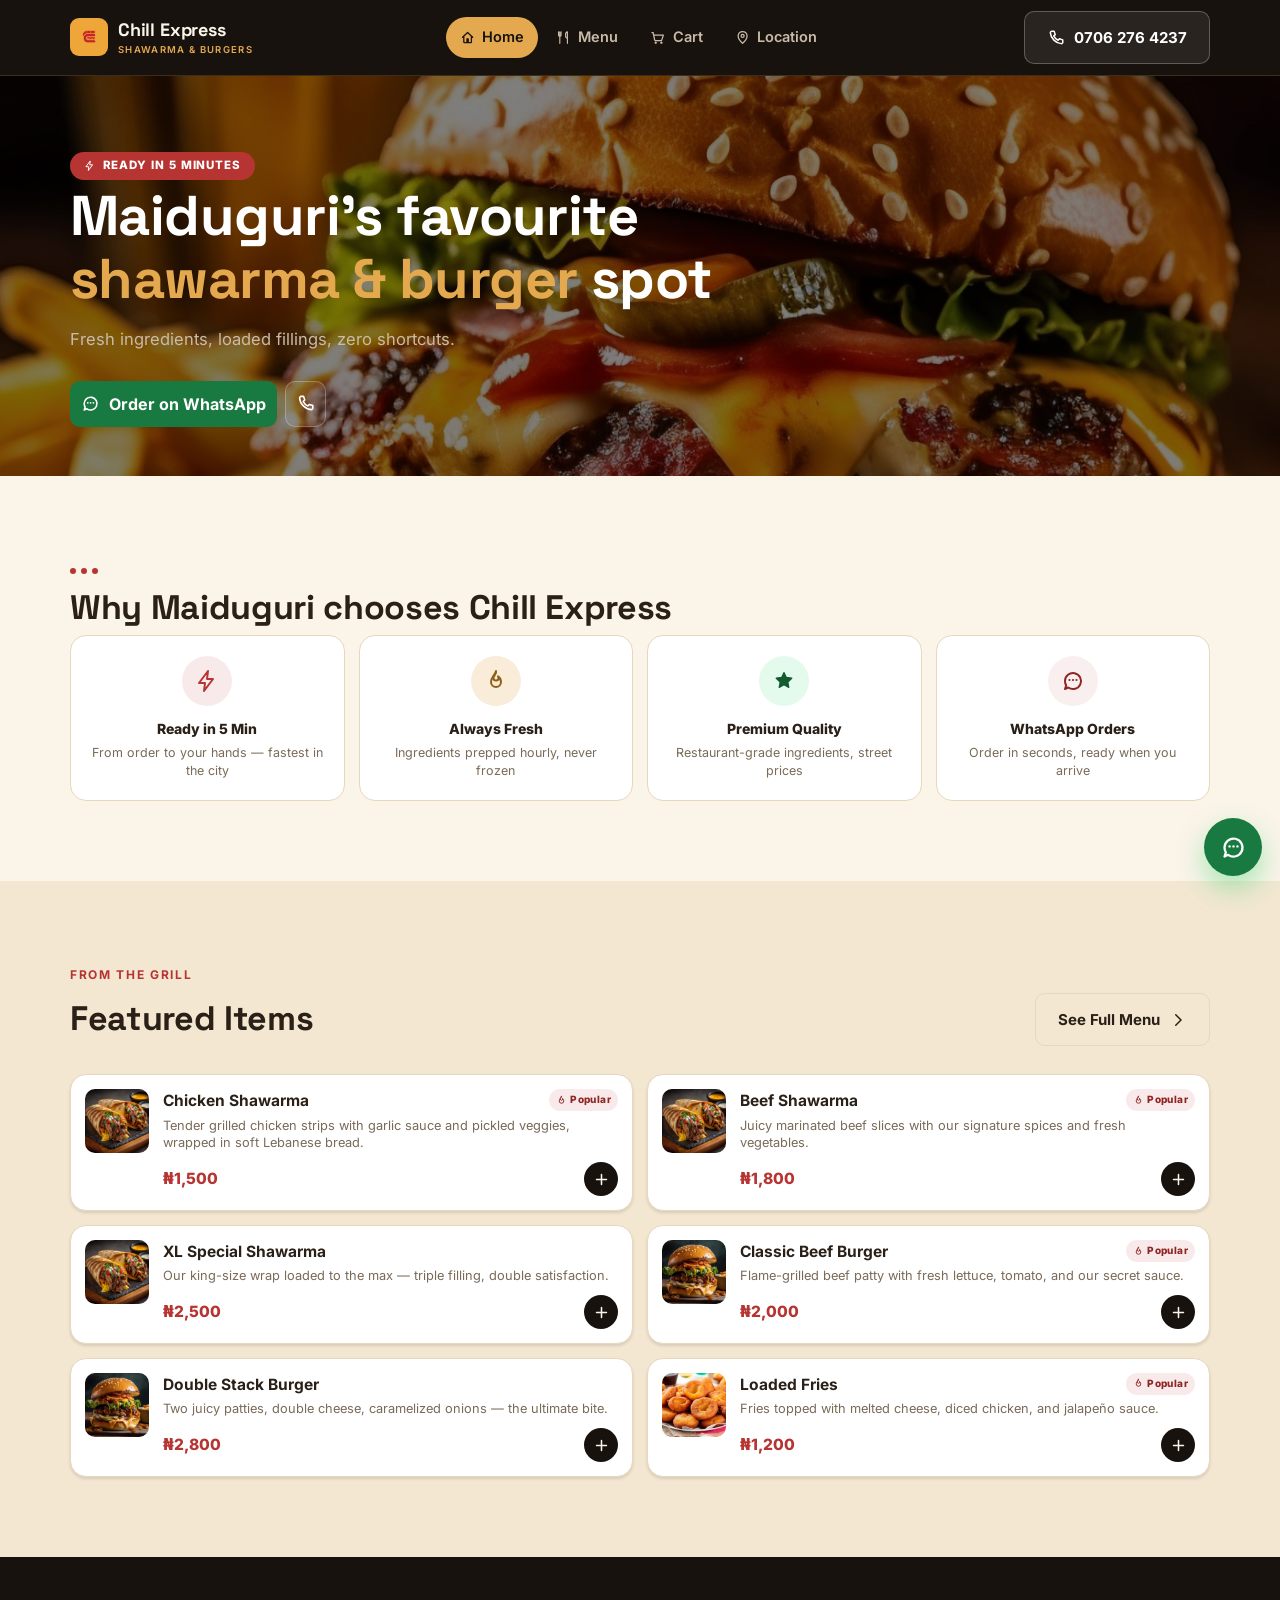
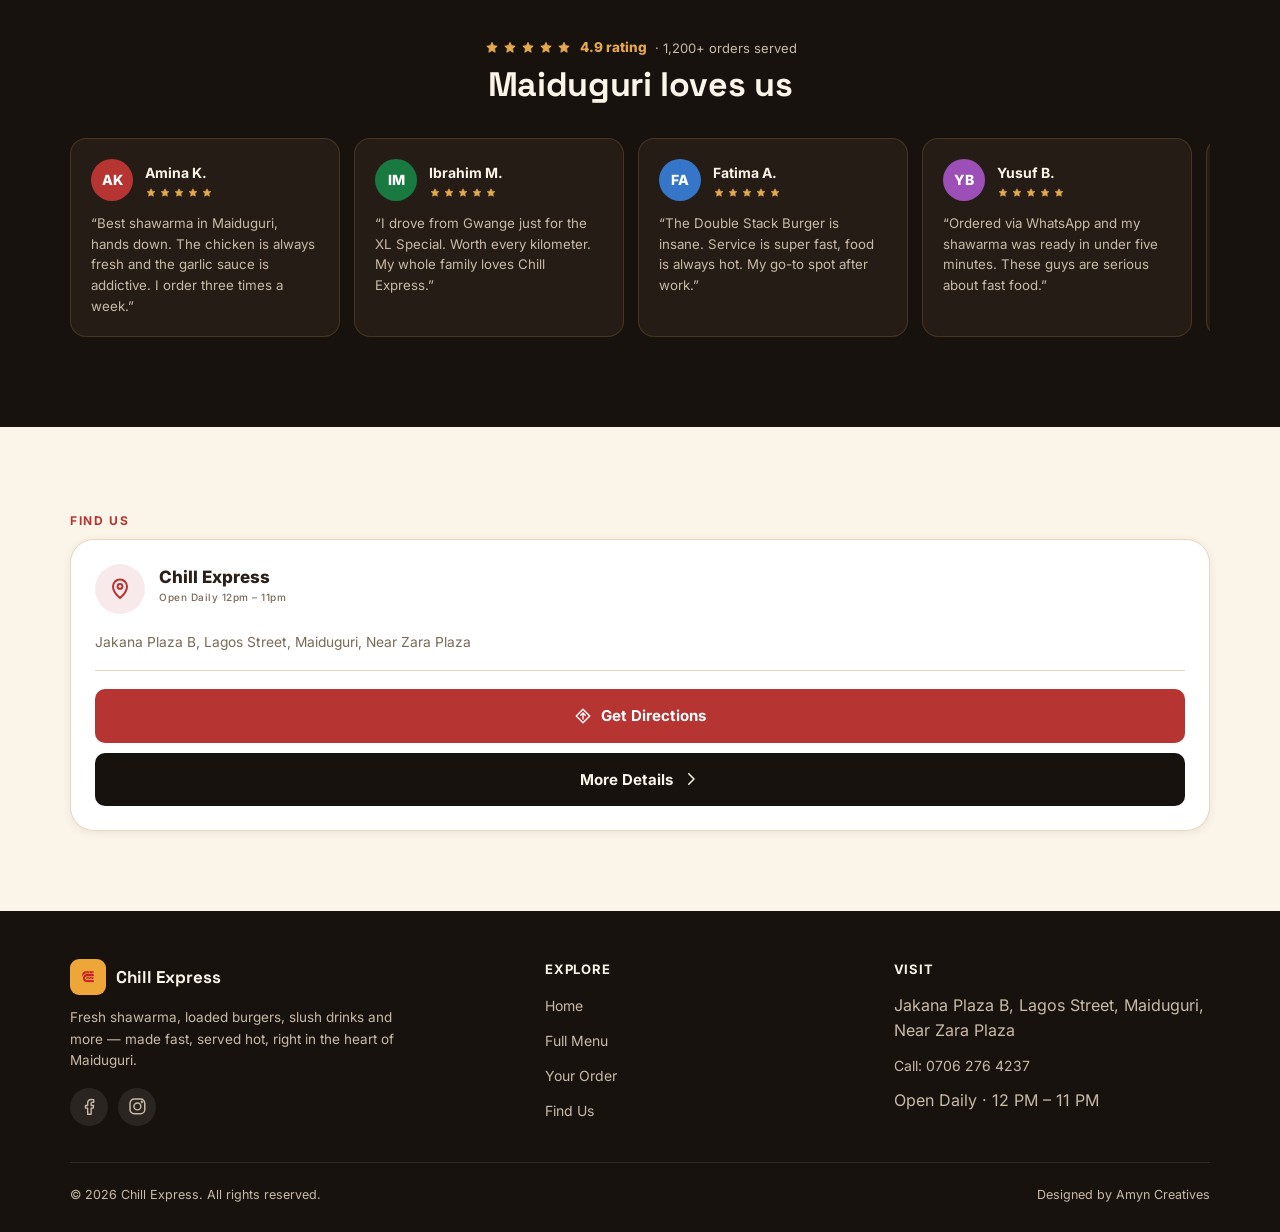
<file: index.html>
<!doctype html>
<html lang="en">
<head>
  <meta charset="UTF-8">
  <meta name="viewport" content="width=device-width, initial-scale=1, viewport-fit=cover">
  <title>Chill Express | Shawarma &amp; Burgers in Maiduguri</title>
  <meta name="description" content="Fresh shawarma, loaded burgers, fries, slush drinks and ice cream in Maiduguri. Order on WhatsApp and pick up in 5 minutes at Jakana Plaza B, Lagos Street.">
  <meta name="robots" content="index, follow, max-image-preview:large">
  <meta name="format-detection" content="telephone=no">
  <link rel="canonical" href="https://www.chillexpress.ng/">
  <meta name="theme-color" content="#18120e">
  <meta name="color-scheme" content="light">

  <!-- Open Graph -->
  <meta property="og:type" content="website">
  <meta property="og:site_name" content="Chill Express">
  <meta property="og:title" content="Chill Express | Shawarma &amp; Burgers in Maiduguri">
  <meta property="og:description" content="Fresh shawarma, loaded burgers, fries, slush drinks and ice cream in Maiduguri. Order on WhatsApp and pick up in 5 minutes at Jakana Plaza B, Lagos Street.">
  <meta property="og:url" content="https://www.chillexpress.ng/">
  <meta property="og:image" content="https://www.chillexpress.ng/assets/images/og-image.jpg">
  <meta property="og:image:width" content="1200">
  <meta property="og:image:height" content="630">
  <meta property="og:image:alt" content="Chill Express — Shawarma &amp; Burgers, Maiduguri">
  <meta property="og:locale" content="en_NG">

  <!-- Twitter -->
  <meta name="twitter:card" content="summary_large_image">
  <meta name="twitter:title" content="Chill Express | Shawarma &amp; Burgers in Maiduguri">
  <meta name="twitter:description" content="Fresh shawarma, loaded burgers, fries, slush drinks and ice cream in Maiduguri. Order on WhatsApp and pick up in 5 minutes at Jakana Plaza B, Lagos Street.">
  <meta name="twitter:image" content="https://www.chillexpress.ng/assets/images/og-image.jpg">

  <!-- Icons / PWA -->
  <link rel="icon" href="assets/icons/favicon.ico" sizes="any">
  <link rel="icon" type="image/png" sizes="32x32" href="assets/icons/icon-32.png">
  <link rel="icon" type="image/png" sizes="16x16" href="assets/icons/icon-16.png">
  <link rel="apple-touch-icon" href="assets/icons/apple-touch-icon.png">
  <link rel="manifest" href="manifest.json">
  <meta name="apple-mobile-web-app-capable" content="yes">
  <meta name="apple-mobile-web-app-status-bar-style" content="black-translucent">
  <meta name="apple-mobile-web-app-title" content="Chill Express">
  <meta name="mobile-web-app-capable" content="yes">

  <!-- Security -->
  <meta http-equiv="Content-Security-Policy" content="default-src 'self'; script-src 'self'; style-src 'self'; img-src 'self' data:; font-src 'self'; connect-src 'self'; frame-src https://maps.google.com https://www.google.com; manifest-src 'self'; base-uri 'self'; form-action 'self'; object-src 'none'; frame-ancestors 'self'">
  <meta name="referrer" content="strict-origin-when-cross-origin">

  <!-- Fonts (self-hosted, preloaded for the above-the-fold render) -->
  <link rel="preload" href="assets/fonts/space-grotesk-latin-700-normal.woff2" as="font" type="font/woff2" crossorigin>
  <link rel="preload" href="assets/fonts/inter-latin-400-normal.woff2" as="font" type="font/woff2" crossorigin>

  <link rel="stylesheet" href="assets/css/styles.css">
  <script type="application/ld+json">{"@context": "https://schema.org", "@type": "FastFoodRestaurant", "name": "Chill Express", "image": "https://www.chillexpress.ng/assets/images/og-image.jpg", "url": "https://www.chillexpress.ng/", "telephone": "+2347062764237", "priceRange": "₦500 - ₦2800", "servesCuisine": ["Shawarma", "Burgers", "Fast Food"], "address": {"@type": "PostalAddress", "streetAddress": "Jakana Plaza B, Lagos Street, Near Zara Plaza", "addressLocality": "Maiduguri", "addressRegion": "Borno State", "addressCountry": "NG"}, "geo": {"@type": "GeoCoordinates", "latitude": 11.8311, "longitude": 13.151}, "openingHoursSpecification": [{"@type": "OpeningHoursSpecification", "dayOfWeek": ["Monday", "Tuesday", "Wednesday", "Thursday", "Friday", "Saturday", "Sunday"], "opens": "12:00", "closes": "23:00"}], "menu": "https://www.chillexpress.ng/menu/", "acceptsReservations": "False", "sameAs": ["https://facebook.com", "https://instagram.com"]}</script>
</head>
<body data-page="home">
  <div class="loader" id="loader" role="status" aria-live="polite">
    <div class="loader-inner">
      <img class="loader-logo" src="assets/images/logo.png" alt="" width="86" height="86">
      <div class="loader-track"><div class="loader-bar"></div></div>
      <p class="loader-text">Chill Express</p>
    </div>
  </div>
  <a class="skip-link" href="#main">Skip to content</a>

  <header class="site-header">
    <div class="wrap">
      <a class="brand" href="./" data-nav-link="home" aria-label="Chill Express home">
        <img src="assets/images/logo.png" width="38" height="38" alt="" loading="eager">
        <span>
          <span class="brand-name">Chill Express</span>
          <span class="brand-tag">SHAWARMA &amp; BURGERS</span>
        </span>
      </a>

      <nav class="primary-nav" aria-label="Primary">
        <ul><li><a href="./" data-nav-link="home" class="" aria-current="page"><svg class="icon" aria-hidden="true"><use href="assets/icons/icons.svg#icon-home"></use></svg>Home</a></li><li><a href="menu/" data-nav-link="menu" class=""><svg class="icon" aria-hidden="true"><use href="assets/icons/icons.svg#icon-menu-food"></use></svg>Menu</a></li><li><a href="cart/" data-nav-link="cart" class="cart-link"><svg class="icon" aria-hidden="true"><use href="assets/icons/icons.svg#icon-cart"></use></svg>Cart<span class="cart-badge" aria-hidden="true">0</span></a></li><li><a href="location/" data-nav-link="location" class=""><svg class="icon" aria-hidden="true"><use href="assets/icons/icons.svg#icon-pin"></use></svg>Location</a></li></ul>
      </nav>

      <div class="header-actions">
        <a class="btn btn--ghost-dark header-call" data-call-cta href="tel:" aria-label="Call Chill Express">
          <svg class="icon" aria-hidden="true"><use href="assets/icons/icons.svg#icon-phone"></use></svg>
          <span data-phone-display>Call</span>
        </a>
        <button type="button" class="hamburger-btn" aria-haspopup="dialog" aria-expanded="false" aria-label="Open menu">
          <svg class="icon" aria-hidden="true"><use href="assets/icons/icons.svg#icon-menu"></use></svg>
        </button>
      </div>
    </div>
  </header>

  <div class="mobile-nav" id="mobile-nav">
    <div class="mobile-nav-backdrop"></div>
    <div class="mobile-nav-panel" role="dialog" aria-modal="true" aria-label="Site menu">
      <div class="mobile-nav-top">
        <span class="brand">
          <img src="assets/images/logo.png" width="32" height="32" alt="">
          <span class="brand-name brand-name--sm">Chill Express</span>
        </span>
        <button type="button" class="mobile-nav-close" aria-label="Close menu">
          <svg class="icon" aria-hidden="true"><use href="assets/icons/icons.svg#icon-close"></use></svg>
        </button>
      </div>

      <ul class="mobile-nav-list"><li><a href="./" data-nav-link="home" class="" aria-current="page"><svg class="icon" aria-hidden="true"><use href="assets/icons/icons.svg#icon-home"></use></svg>Home</a></li><li><a href="menu/" data-nav-link="menu" class=""><svg class="icon" aria-hidden="true"><use href="assets/icons/icons.svg#icon-menu-food"></use></svg>Menu</a></li><li><a href="cart/" data-nav-link="cart" class="cart-link"><svg class="icon" aria-hidden="true"><use href="assets/icons/icons.svg#icon-cart"></use></svg>Cart<span class="cart-badge" aria-hidden="true">0</span></a></li><li><a href="location/" data-nav-link="location" class=""><svg class="icon" aria-hidden="true"><use href="assets/icons/icons.svg#icon-pin"></use></svg>Location</a></li></ul>

      <div class="mobile-nav-footer">
        <a class="btn btn--whatsapp btn--block" data-whatsapp-cta href="#">
          <svg class="icon" aria-hidden="true"><use href="assets/icons/icons.svg#icon-chat"></use></svg>
          WhatsApp Order
        </a>
        <a class="btn btn--outline-dark btn--block" data-call-cta href="tel:">
          <svg class="icon" aria-hidden="true"><use href="assets/icons/icons.svg#icon-phone"></use></svg>
          Call Us
        </a>
        <div class="mobile-nav-social">
          <a href="https://facebook.com" target="_blank" rel="noopener noreferrer" aria-label="Chill Express on Facebook">
            <svg class="icon" aria-hidden="true"><use href="assets/icons/icons.svg#icon-facebook"></use></svg>
          </a>
          <a href="https://instagram.com" target="_blank" rel="noopener noreferrer" aria-label="Chill Express on Instagram">
            <svg class="icon" aria-hidden="true"><use href="assets/icons/icons.svg#icon-instagram"></use></svg>
          </a>
        </div>
      </div>
    </div>
  </div>

  <main id="main">
    <div class="blur-container">
      <section class="hero">
        <div class="hero-glow" aria-hidden="true"></div>
        <div class="hero-glow hero-glow--red" aria-hidden="true"></div>
        <div class="wrap">
          <span class="hero-badge">
            <svg class="icon" aria-hidden="true"><use href="assets/icons/icons.svg#icon-flash"></use></svg>
            READY  IN 5 MINUTES
          </span>
          <h1 class="hero-title">Maiduguri&rsquo;s favourite <em>shawarma &amp; burger</em> spot</h1>
          <p class="hero-sub">Fresh ingredients, loaded fillings, zero shortcuts.</p>
          <div class="hero-actions">
            <a class="btn btn--whatsapp btn--lg" data-whatsapp-cta href="#">
              <svg class="icon" aria-hidden="true"><use href="assets/icons/icons.svg#icon-chat"></use></svg>
              Order on WhatsApp
            </a>
            <a class="btn btn--ghost-dark btn--lg" data-call-cta href="tel:">
              <svg class="icon" aria-hidden="true"><use href="assets/icons/icons.svg#icon-phone"></use></svg>
            
            </a>
          </div>
          <!-- <div class="hero-meta">
            <span class="hero-meta-item">
              <svg class="icon" aria-hidden="true"><use href="assets/icons/icons.svg#icon-pin"></use></svg>
              Jakana Plaza B, Lagos Street
            </span>
            <span class="hero-meta-item">
              <svg class="icon" aria-hidden="true"><use href="assets/icons/icons.svg#icon-clock"></use></svg>
              Open daily, 12 PM &ndash; 11 PM
            </span>
          </div> -->
        </div>
      </section>
    </div>
    

    <section class="section" aria-labelledby="why-heading">
      <div class="wrap">
        <div class="dot-trio" aria-hidden="true"><span></span><span></span><span></span></div>
        <h2 class="section-title" id="why-heading">Why Maiduguri chooses Chill Express</h2>
        <!-- <p class="section-sub">Four reasons regulars keep coming back, every single day.</p> -->
        <div class="feature-grid" id="feature-grid"></div>
      </div>
    </section>

    <section class="section section--cream-deep" aria-labelledby="featured-heading">
      <div class="wrap">
        <div class="section-head">
          <div>
            <span class="eyebrow">From the grill</span>
            <h2 class="section-title" id="featured-heading">Featured Items</h2>
          </div>
          <a class="btn btn--outline" href="menu/">
            See Full Menu
            <svg class="icon" aria-hidden="true"><use href="assets/icons/icons.svg#icon-chevron-right"></use></svg>
          </a>
        </div>
        <div class="menu-grid" id="featured-grid"></div>
      </div>
    </section>

    <section class="section section--ink" aria-labelledby="testimonials-heading">
      <div class="wrap">
        <div class="testimonial-intro">
          <div class="rating-strip rating-strip--center">
            <span class="stars" aria-hidden="true">
              <svg class="icon"><use href="assets/icons/icons.svg#icon-star"></use></svg><svg class="icon"><use href="assets/icons/icons.svg#icon-star"></use></svg><svg class="icon"><use href="assets/icons/icons.svg#icon-star"></use></svg><svg class="icon"><use href="assets/icons/icons.svg#icon-star"></use></svg><svg class="icon"><use href="assets/icons/icons.svg#icon-star"></use></svg>
            </span>
            <span class="rating-text">4.9 rating</span>
            <span class="rating-meta">&middot; 1,200+ orders served</span>
          </div>
          <h2 class="section-title" id="testimonials-heading">Maiduguri loves us</h2>
        </div>
        <div class="testimonial-rail" id="testimonial-rail"></div>
      </div>
    </section>

    <section class="section" aria-labelledby="location-heading">
      <div class="wrap">
        <span class="eyebrow">Find us</span>
        <div class="location-card">
          <div class="location-head">
            <span class="location-icon">
              <svg class="icon" aria-hidden="true"><use href="assets/icons/icons.svg#icon-pin"></use></svg>
            </span>
            <div>
              <p class="location-title">Chill Express</p>
              <div class="hours">Open Daily 12pm &ndash; 11pm</div>
            </div>
          </div><p class="location-address">Jakana Plaza B, Lagos Street, Maiduguri, Near Zara Plaza</p>
          <div class="divider"></div>
          <!--<div class="hours-row">
            <span>Open Daily</span>
            <span class="hours-open">
              <svg class="icon" aria-hidden="true" class="icon-inline-sm"><use href="assets/icons/icons.svg#icon-clock"></use></svg>
              12 PM &ndash; 11 PM
            </span>
          </div>
          <div class="divider"></div> -->
          <div class="hero-actions hero-actions--tight">
            <a class="btn btn--primary" data-directions-cta href="#">
              <svg class="icon" aria-hidden="true"><use href="assets/icons/icons.svg#icon-directions"></use></svg>
              Get Directions
            </a>
            <a class="btn btn--ink" href="location/">
              More Details
              <svg class="icon" aria-hidden="true"><use href="assets/icons/icons.svg#icon-chevron-right"></use></svg>
            </a>
          </div>
        </div>
      </div>
    </section>
  </main>
  <footer class="site-footer">
    <div class="wrap">
      <div class="footer-grid">
        <div>
          <a class="footer-brand" href="./" aria-label="Chill Express home">
            <img src="assets/images/logo.png" width="36" height="36" alt="">
            <span class="footer-brand-name">Chill Express</span>
          </a>
          <p class="footer-desc">Fresh shawarma, loaded burgers, slush drinks and more — made fast, served hot, right in the heart of Maiduguri.</p>
          <div class="footer-social">
            <a href="https://facebook.com" target="_blank" rel="noopener noreferrer" aria-label="Chill Express on Facebook">
              <svg class="icon" aria-hidden="true"><use href="assets/icons/icons.svg#icon-facebook"></use></svg>
            </a>
            <a href="https://instagram.com" target="_blank" rel="noopener noreferrer" aria-label="Chill Express on Instagram">
              <svg class="icon" aria-hidden="true"><use href="assets/icons/icons.svg#icon-instagram"></use></svg>
            </a>
          </div>
        </div>
        <div>
          <p class="footer-heading">Explore</p>
          <ul class="footer-list">
            <li><a href="./">Home</a></li>
            <li><a href="menu/">Full Menu</a></li>
            <li><a href="cart/">Your Order</a></li>
            <li><a href="location/">Find Us</a></li>
          </ul>
        </div>
        <div>
          <p class="footer-heading">Visit</p>
          <ul class="footer-list">
            <li>Jakana Plaza B, Lagos Street, Maiduguri, Near Zara Plaza</li>
            <li><a data-call-cta href="tel:">Call: <span data-phone-display>0706 276 4237</span></a></li>
            <li>Open Daily &middot; 12 PM &ndash; 11 PM</li>
          </ul>
        </div>
      </div>
      <div class="footer-bottom">
        <span>&copy; <span id="current-year">2026</span> Chill Express. All rights reserved.</span>
        <span>Designed by Amyn Creatives</span>
      </div>
    </div>
  </footer>

  <a class="whatsapp-fab" data-whatsapp-cta href="#" aria-label="Order on WhatsApp">
    <svg class="icon" aria-hidden="true"><use href="assets/icons/icons.svg#icon-chat"></use></svg>
  </a>

  <div class="toast" id="toast" role="status" aria-live="polite">
    <svg class="icon" aria-hidden="true"><use href="assets/icons/icons.svg#icon-check"></use></svg>
    <span></span>
  </div>
  <div class="modal" id="item-modal" role="dialog" aria-modal="true" aria-labelledby="modal-item-name">
    <div class="modal-backdrop"></div>
    <div class="modal-sheet">
      <button type="button" class="modal-close" aria-label="Close">
        <svg class="icon" aria-hidden="true"><use href="assets/icons/icons.svg#icon-close"></use></svg>
      </button>
      <span class="modal-icon cat-shawarma">
        <svg class="icon" aria-hidden="true"><use href="assets/icons/icons.svg#icon-wrap"></use></svg>
        <img class="item-photo" alt="" loading="lazy">
      </span>
      <div class="modal-top-row">
        <h2 class="modal-name" id="modal-item-name"></h2>
        <span class="modal-price"></span>
      </div>
      <span class="modal-flag popular-flag u-hidden">
        <svg class="icon" aria-hidden="true"><use href="assets/icons/icons.svg#icon-fire"></use></svg>Popular
      </span>
      <p class="modal-desc"></p>
      <div class="modal-actions">
        <button type="button" class="btn btn--ink btn--block modal-add-btn">
          <svg class="icon" aria-hidden="true"><use href="assets/icons/icons.svg#icon-cart"></use></svg>Add to Cart
        </button>
        <button type="button" class="btn btn--whatsapp btn--block modal-order-btn">
          <svg class="icon" aria-hidden="true"><use href="assets/icons/icons.svg#icon-chat"></use></svg>Order Now
        </button>
      </div>
    </div>
  </div>

  <script src="assets/js/data.js" defer></script>
  <script src="assets/js/cart-store.js" defer></script>
  <script src="assets/js/app.js" defer></script>
  <script src="assets/js/home.js" defer></script>
</body>
</html>
</file>
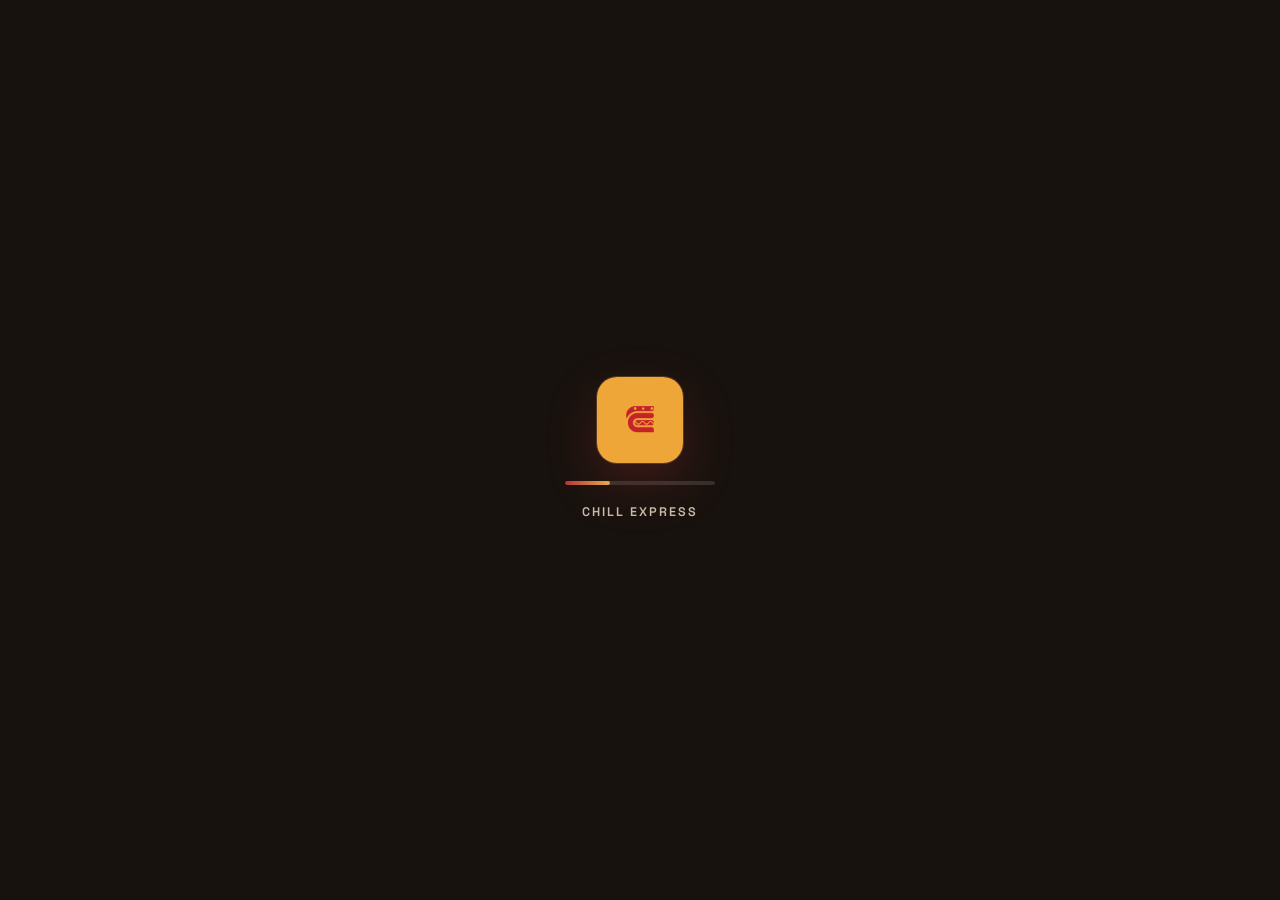
<file: cart/index.html>
<!doctype html>
<html lang="en">
<head>
  <meta charset="UTF-8">
  <base href="../">
  <meta name="viewport" content="width=device-width, initial-scale=1, viewport-fit=cover">
  <title>Your Order | Chill Express Maiduguri</title>
  <meta name="description" content="Review your Chill Express order and send it directly to us on WhatsApp for fast pickup.">
  <meta name="robots" content="index, follow, max-image-preview:large">
  <meta name="format-detection" content="telephone=no">
  <link rel="canonical" href="https://www.chillexpress.ng/cart/">
  <meta name="theme-color" content="#18120e">
  <meta name="color-scheme" content="light">

  <!-- Open Graph -->
  <meta property="og:type" content="website">
  <meta property="og:site_name" content="Chill Express">
  <meta property="og:title" content="Your Order | Chill Express Maiduguri">
  <meta property="og:description" content="Review your Chill Express order and send it directly to us on WhatsApp for fast pickup.">
  <meta property="og:url" content="https://www.chillexpress.ng/cart/">
  <meta property="og:image" content="https://www.chillexpress.ng/assets/images/og-image.jpg">
  <meta property="og:image:width" content="1200">
  <meta property="og:image:height" content="630">
  <meta property="og:image:alt" content="Chill Express — Shawarma &amp; Burgers, Maiduguri">
  <meta property="og:locale" content="en_NG">

  <!-- Twitter -->
  <meta name="twitter:card" content="summary_large_image">
  <meta name="twitter:title" content="Your Order | Chill Express Maiduguri">
  <meta name="twitter:description" content="Review your Chill Express order and send it directly to us on WhatsApp for fast pickup.">
  <meta name="twitter:image" content="https://www.chillexpress.ng/assets/images/og-image.jpg">

  <!-- Icons / PWA -->
  <link rel="icon" href="assets/icons/favicon.ico" sizes="any">
  <link rel="icon" type="image/png" sizes="32x32" href="assets/icons/icon-32.png">
  <link rel="icon" type="image/png" sizes="16x16" href="assets/icons/icon-16.png">
  <link rel="apple-touch-icon" href="assets/icons/apple-touch-icon.png">
  <link rel="manifest" href="manifest.json">
  <meta name="apple-mobile-web-app-capable" content="yes">
  <meta name="apple-mobile-web-app-status-bar-style" content="black-translucent">
  <meta name="apple-mobile-web-app-title" content="Chill Express">
  <meta name="mobile-web-app-capable" content="yes">

  <!-- Security -->
  <meta http-equiv="Content-Security-Policy" content="default-src 'self'; script-src 'self'; style-src 'self'; img-src 'self' data:; font-src 'self'; connect-src 'self'; frame-src https://maps.google.com https://www.google.com; manifest-src 'self'; base-uri 'self'; form-action 'self'; object-src 'none'; frame-ancestors 'self'">
  <meta name="referrer" content="strict-origin-when-cross-origin">

  <!-- Fonts (self-hosted, preloaded for the above-the-fold render) -->
  <link rel="preload" href="assets/fonts/space-grotesk-latin-700-normal.woff2" as="font" type="font/woff2" crossorigin>
  <link rel="preload" href="assets/fonts/inter-latin-400-normal.woff2" as="font" type="font/woff2" crossorigin>

  <link rel="stylesheet" href="assets/css/styles.css">
</head>
<body data-page="cart">
  <div class="loader" id="loader" role="status" aria-live="polite">
    <div class="loader-inner">
      <img class="loader-logo" src="assets/images/logo.png" alt="" width="86" height="86">
      <div class="loader-track"><div class="loader-bar"></div></div>
      <p class="loader-text">Chill Express</p>
    </div>
  </div>
  <a class="skip-link" href="#main">Skip to content</a>

  <header class="site-header">
    <div class="wrap">
      <a class="brand" href="./" data-nav-link="home" aria-label="Chill Express home">
        <img src="assets/images/logo.png" width="38" height="38" alt="" loading="eager">
        <span>
          <span class="brand-name">Chill Express</span>
          <span class="brand-tag">SHAWARMA &amp; BURGERS</span>
        </span>
      </a>

      <nav class="primary-nav" aria-label="Primary">
        <ul><li><a href="./" data-nav-link="home" class=""><svg class="icon" aria-hidden="true"><use href="assets/icons/icons.svg#icon-home"></use></svg>Home</a></li><li><a href="menu/" data-nav-link="menu" class=""><svg class="icon" aria-hidden="true"><use href="assets/icons/icons.svg#icon-menu-food"></use></svg>Menu</a></li><li><a href="cart/" data-nav-link="cart" class="cart-link" aria-current="page"><svg class="icon" aria-hidden="true"><use href="assets/icons/icons.svg#icon-cart"></use></svg>Cart<span class="cart-badge" aria-hidden="true">0</span></a></li><li><a href="location/" data-nav-link="location" class=""><svg class="icon" aria-hidden="true"><use href="assets/icons/icons.svg#icon-pin"></use></svg>Location</a></li></ul>
      </nav>

      <div class="header-actions">
        <a class="btn btn--ghost-dark header-call" data-call-cta href="tel:" aria-label="Call Chill Express">
          <svg class="icon" aria-hidden="true"><use href="assets/icons/icons.svg#icon-phone"></use></svg>
          <span data-phone-display>Call</span>
        </a>
        <button type="button" class="hamburger-btn" aria-haspopup="dialog" aria-expanded="false" aria-label="Open menu">
          <svg class="icon" aria-hidden="true"><use href="assets/icons/icons.svg#icon-menu"></use></svg>
        </button>
      </div>
    </div>
  </header>

  <div class="mobile-nav" id="mobile-nav">
    <div class="mobile-nav-backdrop"></div>
    <div class="mobile-nav-panel" role="dialog" aria-modal="true" aria-label="Site menu">
      <div class="mobile-nav-top">
        <span class="brand">
          <img src="assets/images/logo.png" width="32" height="32" alt="">
          <span class="brand-name brand-name--sm">Chill Express</span>
        </span>
        <button type="button" class="mobile-nav-close" aria-label="Close menu">
          <svg class="icon" aria-hidden="true"><use href="assets/icons/icons.svg#icon-close"></use></svg>
        </button>
      </div>

      <ul class="mobile-nav-list"><li><a href="./" data-nav-link="home" class=""><svg class="icon" aria-hidden="true"><use href="assets/icons/icons.svg#icon-home"></use></svg>Home</a></li><li><a href="menu/" data-nav-link="menu" class=""><svg class="icon" aria-hidden="true"><use href="assets/icons/icons.svg#icon-menu-food"></use></svg>Menu</a></li><li><a href="cart/" data-nav-link="cart" class="cart-link" aria-current="page"><svg class="icon" aria-hidden="true"><use href="assets/icons/icons.svg#icon-cart"></use></svg>Cart<span class="cart-badge" aria-hidden="true">0</span></a></li><li><a href="location/" data-nav-link="location" class=""><svg class="icon" aria-hidden="true"><use href="assets/icons/icons.svg#icon-pin"></use></svg>Location</a></li></ul>

      <div class="mobile-nav-footer">
        <a class="btn btn--whatsapp btn--block" data-whatsapp-cta href="#">
          <svg class="icon" aria-hidden="true"><use href="assets/icons/icons.svg#icon-chat"></use></svg>
          WhatsApp Order
        </a>
        <a class="btn btn--outline-dark btn--block" data-call-cta href="tel:">
          <svg class="icon" aria-hidden="true"><use href="assets/icons/icons.svg#icon-phone"></use></svg>
          Call Us
        </a>
        <div class="mobile-nav-social">
          <a href="https://facebook.com" target="_blank" rel="noopener noreferrer" aria-label="Chill Express on Facebook">
            <svg class="icon" aria-hidden="true"><use href="assets/icons/icons.svg#icon-facebook"></use></svg>
          </a>
          <a href="https://instagram.com" target="_blank" rel="noopener noreferrer" aria-label="Chill Express on Instagram">
            <svg class="icon" aria-hidden="true"><use href="assets/icons/icons.svg#icon-instagram"></use></svg>
          </a>
        </div>
      </div>
    </div>
  </div>

  <main id="main">
    <section class="page-hero">
      <div class="wrap">
        <!-- <span class="eyebrow">Checkout</span> -->
        <h1>Your Order</h1>
        <p>Review items, send and them your items on WhatsApp.</p>
      </div>
    </section>

    <section class="section--tight">
      <div class="wrap">

        <div id="cart-empty-view" class="cart-empty">
          <span class="cart-empty-icon">
            <svg class="icon" aria-hidden="true"><use href="assets/icons/icons.svg#icon-bag"></use></svg>
          </span>
          <h2>Your cart is empty</h2>
          <p>Browse the menu and add your favourite shawarma, burgers and more.</p>
          <a class="btn btn--primary btn--lg" href="menu/">
            Browse Menu
            <svg class="icon" aria-hidden="true"><use href="assets/icons/icons.svg#icon-chevron-right"></use></svg>
          </a>
        </div>

        <div id="cart-filled-view" class="u-hidden">
          <div class="cart-summary">
            <svg class="icon" aria-hidden="true"><use href="assets/icons/icons.svg#icon-chat"></use></svg>
            <span>Your order will open whatsapp with all item prefilled. Just hit send.</span>
          </div>

          <div class="cart-layout" id="cart-list"></div>

          <div class="cart-sticky-bar">
            <div class="cart-totals">
              <span id="cart-count-label">0 items</span>
              <strong id="cart-total-label">&#8358;0</strong>
            </div>
            <div class="hero-actions hero-actions--tight">
              <button type="button" id="cart-clear-btn" class="btn btn--outline">
                <svg class="icon" aria-hidden="true"><use href="assets/icons/icons.svg#icon-trash"></use></svg>
                Clear All
              </button>
              <button type="button" id="cart-send-btn" class="btn btn--whatsapp btn--grow">
                <svg class="icon" aria-hidden="true"><use href="assets/icons/icons.svg#icon-chat"></use></svg>
                Order via WhatsApp
              </button>
            </div>
          </div>
        </div>

      </div>
    </section>
  </main>
  <!-- <footer class="site-footer">
    <div class="wrap">
      <div class="footer-grid">
        <div>
          <a class="footer-brand" href="./" aria-label="Chill Express home">
            <img src="assets/images/logo.png" width="36" height="36" alt="">
            <span class="footer-brand-name">Chill Express</span>
          </a>
          <p class="footer-desc">Fresh shawarma, loaded burgers, slush drinks and more — made fast, served hot, right in the heart of Maiduguri.</p>
          <div class="footer-social">
            <a href="https://facebook.com" target="_blank" rel="noopener noreferrer" aria-label="Chill Express on Facebook">
              <svg class="icon" aria-hidden="true"><use href="assets/icons/icons.svg#icon-facebook"></use></svg>
            </a>
            <a href="https://instagram.com" target="_blank" rel="noopener noreferrer" aria-label="Chill Express on Instagram">
              <svg class="icon" aria-hidden="true"><use href="assets/icons/icons.svg#icon-instagram"></use></svg>
            </a>
          </div>
        </div>
        <div>
          <p class="footer-heading">Explore</p>
          <ul class="footer-list">
            <li><a href="./">Home</a></li>
            <li><a href="menu/">Full Menu</a></li>
            <li><a href="cart/">Your Order</a></li>
            <li><a href="location/">Find Us</a></li>
          </ul>
        </div>
        <div>
          <p class="footer-heading">Visit</p>
          <ul class="footer-list">
            <li>Jakana Plaza B, Lagos Street, Maiduguri, Near Zara Plaza</li>
            <li><a data-call-cta href="tel:">Call: <span data-phone-display>0706 276 4237</span></a></li>
            <li>Open Daily &middot; 12 PM &ndash; 11 PM</li>
          </ul>
        </div>
      </div>
      <div class="footer-bottom">
        <span>&copy; <span id="current-year">2026</span> Chill Express. All rights reserved.</span>
        <span>Designed by Amyn Pixels</span>
      </div>
    </div>
  </footer> -->

  <a class="whatsapp-fab" data-whatsapp-cta href="#" aria-label="Order on WhatsApp">
    <svg class="icon" aria-hidden="true"><use href="assets/icons/icons.svg#icon-chat"></use></svg>
  </a>

  <div class="toast" id="toast" role="status" aria-live="polite">
    <svg class="icon" aria-hidden="true"><use href="assets/icons/icons.svg#icon-check"></use></svg>
    <span></span>
  </div>

  <script src="assets/js/data.js" defer></script>
  <script src="assets/js/cart-store.js" defer></script>
  <script src="assets/js/app.js" defer></script>
  <script src="assets/js/cart-page.js" defer></script>
</body>
</html>
</file>
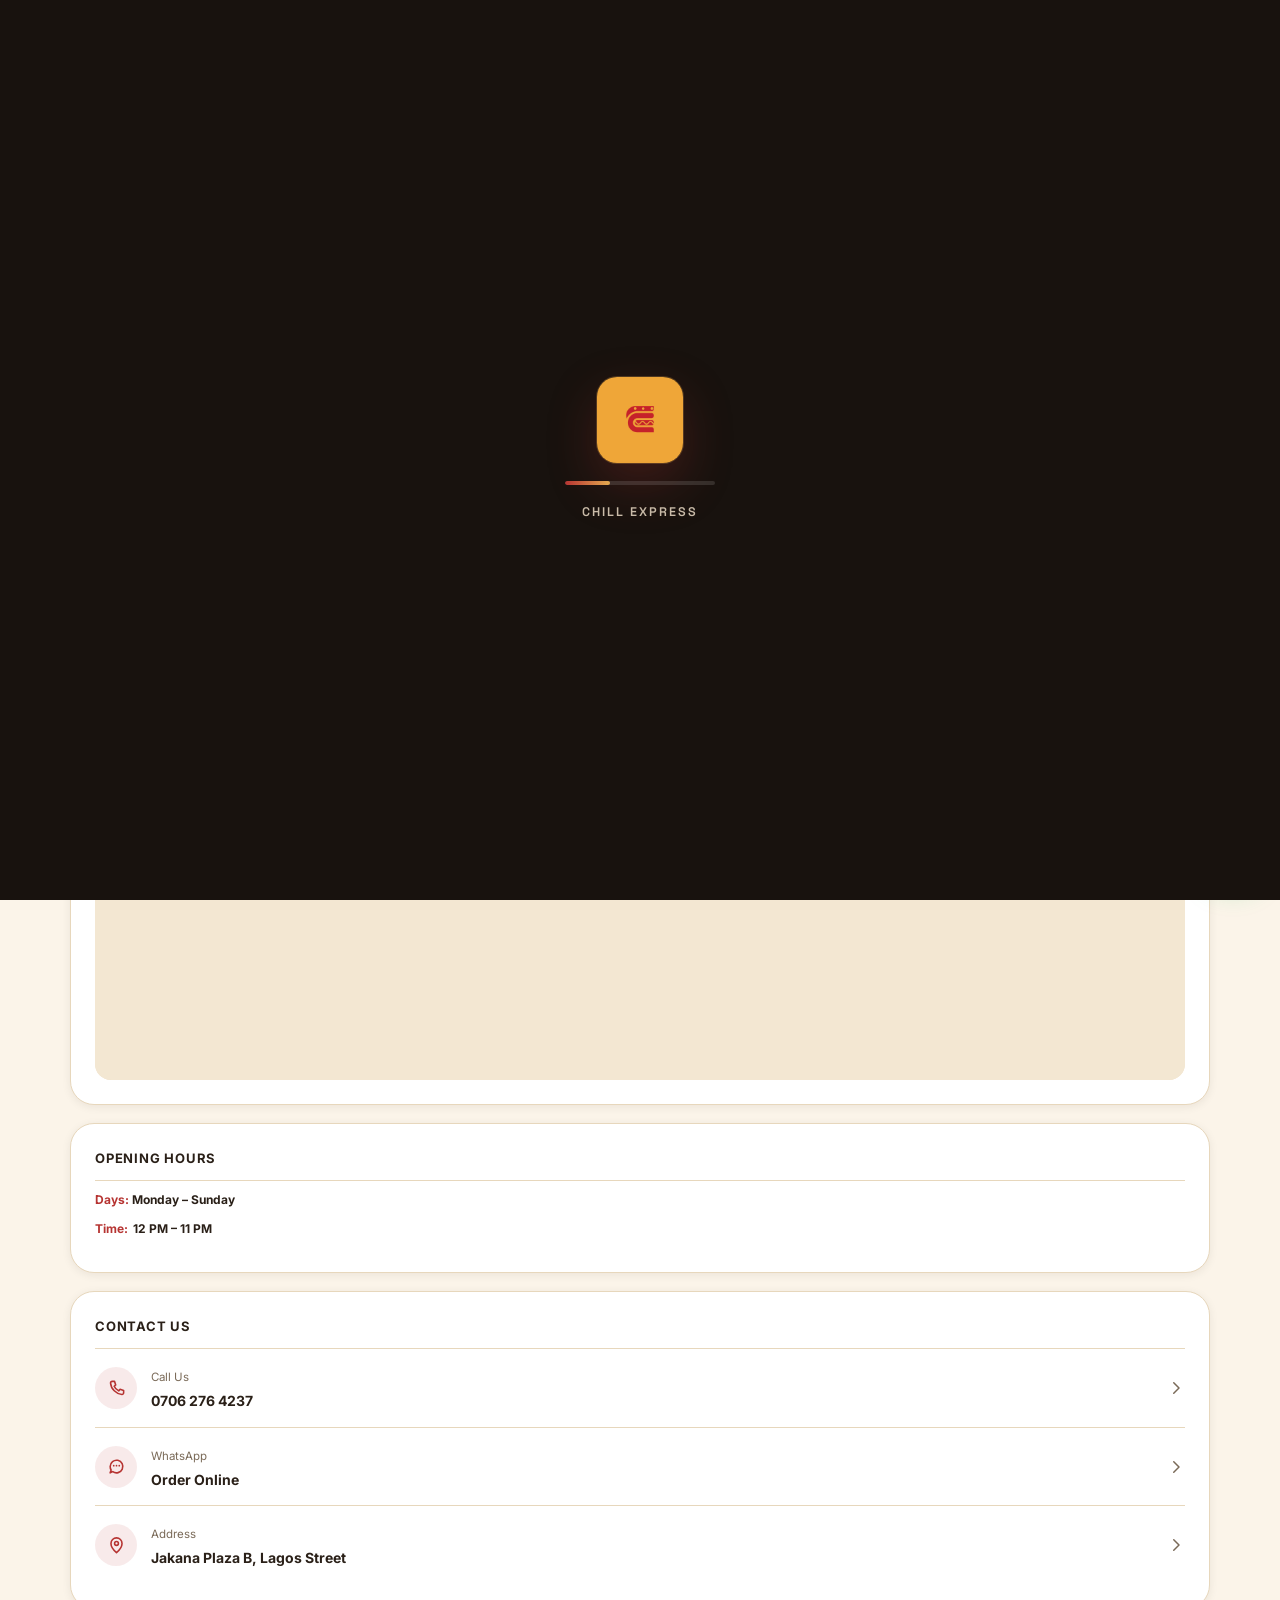
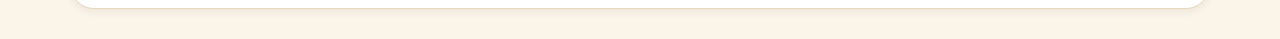
<file: location/index.html>
<!doctype html>
<html lang="en">
<head>
  <meta charset="UTF-8">
  <base href="../">
  <meta name="viewport" content="width=device-width, initial-scale=1, viewport-fit=cover">
  <title>Find Us | Chill Express Maiduguri</title>
  <meta name="description" content="Chill Express is located at Jakana Plaza B, Lagos Street, Maiduguri, near Zara Plaza. Open daily 12 PM to 11 PM. Call, WhatsApp or get directions.">
  <meta name="robots" content="index, follow, max-image-preview:large">
  <meta name="format-detection" content="telephone=no">
  <link rel="canonical" href="https://www.chillexpress.ng/location/">
  <meta name="theme-color" content="#18120e">
  <meta name="color-scheme" content="light">

  <!-- Open Graph -->
  <meta property="og:type" content="website">
  <meta property="og:site_name" content="Chill Express">
  <meta property="og:title" content="Find Us | Chill Express Maiduguri">
  <meta property="og:description" content="Chill Express is located at Jakana Plaza B, Lagos Street, Maiduguri, near Zara Plaza. Open daily 12 PM to 11 PM. Call, WhatsApp or get directions.">
  <meta property="og:url" content="https://www.chillexpress.ng/location/">
  <meta property="og:image" content="https://www.chillexpress.ng/assets/images/og-image.jpg">
  <meta property="og:image:width" content="1200">
  <meta property="og:image:height" content="630">
  <meta property="og:image:alt" content="Chill Express — Shawarma &amp; Burgers, Maiduguri">
  <meta property="og:locale" content="en_NG">

  <!-- Twitter -->
  <meta name="twitter:card" content="summary_large_image">
  <meta name="twitter:title" content="Find Us | Chill Express Maiduguri">
  <meta name="twitter:description" content="Chill Express is located at Jakana Plaza B, Lagos Street, Maiduguri, near Zara Plaza. Open daily 12 PM to 11 PM. Call, WhatsApp or get directions.">
  <meta name="twitter:image" content="https://www.chillexpress.ng/assets/images/og-image.jpg">

  <!-- Icons / PWA -->
  <link rel="icon" href="assets/icons/favicon.ico" sizes="any">
  <link rel="icon" type="image/png" sizes="32x32" href="assets/icons/icon-32.png">
  <link rel="icon" type="image/png" sizes="16x16" href="assets/icons/icon-16.png">
  <link rel="apple-touch-icon" href="assets/icons/apple-touch-icon.png">
  <link rel="manifest" href="manifest.json">
  <meta name="apple-mobile-web-app-capable" content="yes">
  <meta name="apple-mobile-web-app-status-bar-style" content="black-translucent">
  <meta name="apple-mobile-web-app-title" content="Chill Express">
  <meta name="mobile-web-app-capable" content="yes">

  <!-- Security -->
  <meta http-equiv="Content-Security-Policy" content="default-src 'self'; script-src 'self'; style-src 'self'; img-src 'self' data:; font-src 'self'; connect-src 'self'; frame-src https://maps.google.com https://www.google.com; manifest-src 'self'; base-uri 'self'; form-action 'self'; object-src 'none'; frame-ancestors 'self'">
  <meta name="referrer" content="strict-origin-when-cross-origin">

  <!-- Fonts (self-hosted, preloaded for the above-the-fold render) -->
  <link rel="preload" href="assets/fonts/space-grotesk-latin-700-normal.woff2" as="font" type="font/woff2" crossorigin>
  <link rel="preload" href="assets/fonts/inter-latin-400-normal.woff2" as="font" type="font/woff2" crossorigin>

  <link rel="stylesheet" href="assets/css/styles.css">
</head>
<body data-page="location">
  <div class="loader" id="loader" role="status" aria-live="polite">
    <div class="loader-inner">
      <img class="loader-logo" src="assets/images/logo.png" alt="" width="86" height="86">
      <div class="loader-track"><div class="loader-bar"></div></div>
      <p class="loader-text">Chill Express</p>
    </div>
  </div>
  <a class="skip-link" href="#main">Skip to content</a>

  <header class="site-header">
    <div class="wrap">
      <a class="brand" href="./" data-nav-link="home" aria-label="Chill Express home">
        <img src="assets/images/logo.png" width="38" height="38" alt="" loading="eager">
        <span>
          <span class="brand-name">Chill Express</span>
          <span class="brand-tag">SHAWARMA &amp; BURGERS</span>
        </span>
      </a>

      <nav class="primary-nav" aria-label="Primary">
        <ul><li><a href="./" data-nav-link="home" class=""><svg class="icon" aria-hidden="true"><use href="assets/icons/icons.svg#icon-home"></use></svg>Home</a></li><li><a href="menu/" data-nav-link="menu" class=""><svg class="icon" aria-hidden="true"><use href="assets/icons/icons.svg#icon-menu-food"></use></svg>Menu</a></li><li><a href="cart/" data-nav-link="cart" class="cart-link"><svg class="icon" aria-hidden="true"><use href="assets/icons/icons.svg#icon-cart"></use></svg>Cart<span class="cart-badge" aria-hidden="true">0</span></a></li><li><a href="location/" data-nav-link="location" class="" aria-current="page"><svg class="icon" aria-hidden="true"><use href="assets/icons/icons.svg#icon-pin"></use></svg>Location</a></li></ul>
      </nav>

      <div class="header-actions">
        <a class="btn btn--ghost-dark header-call" data-call-cta href="tel:" aria-label="Call Chill Express">
          <svg class="icon" aria-hidden="true"><use href="assets/icons/icons.svg#icon-phone"></use></svg>
          <span data-phone-display>Call</span>
        </a>
        <button type="button" class="hamburger-btn" aria-haspopup="dialog" aria-expanded="false" aria-label="Open menu">
          <svg class="icon" aria-hidden="true"><use href="assets/icons/icons.svg#icon-menu"></use></svg>
        </button>
      </div>
    </div>
  </header>

  <div class="mobile-nav" id="mobile-nav">
    <div class="mobile-nav-backdrop"></div>
    <div class="mobile-nav-panel" role="dialog" aria-modal="true" aria-label="Site menu">
      <div class="mobile-nav-top">
        <span class="brand">
          <img src="assets/images/logo.png" width="32" height="32" alt="">
          <span class="brand-name brand-name--sm">Chill Express</span>
        </span>
        <button type="button" class="mobile-nav-close" aria-label="Close menu">
          <svg class="icon" aria-hidden="true"><use href="assets/icons/icons.svg#icon-close"></use></svg>
        </button>
      </div>

      <ul class="mobile-nav-list"><li><a href="./" data-nav-link="home" class=""><svg class="icon" aria-hidden="true"><use href="assets/icons/icons.svg#icon-home"></use></svg>Home</a></li><li><a href="menu/" data-nav-link="menu" class=""><svg class="icon" aria-hidden="true"><use href="assets/icons/icons.svg#icon-menu-food"></use></svg>Menu</a></li><li><a href="cart/" data-nav-link="cart" class="cart-link"><svg class="icon" aria-hidden="true"><use href="assets/icons/icons.svg#icon-cart"></use></svg>Cart<span class="cart-badge" aria-hidden="true">0</span></a></li><li><a href="location/" data-nav-link="location" class="" aria-current="page"><svg class="icon" aria-hidden="true"><use href="assets/icons/icons.svg#icon-pin"></use></svg>Location</a></li></ul>

      <div class="mobile-nav-footer">
        <a class="btn btn--whatsapp btn--block" data-whatsapp-cta href="#">
          <svg class="icon" aria-hidden="true"><use href="assets/icons/icons.svg#icon-chat"></use></svg>
          WhatsApp Order 
        </a>
        <a class="btn btn--outline-dark btn--block" data-call-cta href="tel:">
          <svg class="icon" aria-hidden="true"><use href="assets/icons/icons.svg#icon-phone"></use></svg>
          Call Us
        </a>
        <div class="mobile-nav-social">
          <a href="https://facebook.com" target="_blank" rel="noopener noreferrer" aria-label="Chill Express on Facebook">
            <svg class="icon" aria-hidden="true"><use href="assets/icons/icons.svg#icon-facebook"></use></svg>
          </a>
          <a href="https://instagram.com" target="_blank" rel="noopener noreferrer" aria-label="Chill Express on Instagram">
            <svg class="icon" aria-hidden="true"><use href="assets/icons/icons.svg#icon-instagram"></use></svg>
          </a>
        </div>
      </div>
    </div>
  </div>

  <main id="main">
    <section class="page-hero">
      <div class="wrap">
        <!-- <span class="eyebrow">Visit us</span> -->
        <h1>Find Chill Express</h1>
        <p>Lagos Street, Maiduguri, near Zara Plaza.</p>
      </div>
    </section>

    <section class="section--tight">
      <div class="wrap">
        <div class="location-card">
          <div class="location-head">
            <span class="location-icon">
              <svg class="icon" aria-hidden="true"><use href="assets/icons/icons.svg#icon-pin"></use></svg>
            </span>
            <div>
              <p class="location-title">Chill Express</p>
              <div class="hours">Open Daily 12pm &ndash; 11pm</div>
            </div>
          </div>
              <p class="location-address">Jakana Plaza B, Lagos Street, Maiduguri, Near Zara Plaza</p>
          <div class="divider"></div>
          <!-- <div class="hours-row">
            <span class="hours-label">
              <svg class="icon" aria-hidden="true" class="icon-inline-md"><use href="assets/icons/icons.svg#icon-clock"></use></svg>
              Open Daily
            </span>
            <span class="hours-open">12 PM &ndash; 11 PM</span>
          </div> -->
          <a class="btn btn--primary btn--block" data-directions-cta href="#" class="u-mt-16">
            <svg class="icon" aria-hidden="true"><use href="assets/icons/icons.svg#icon-directions"></use></svg>
            Open Google Maps
          </a>

          <div class="map-frame-wrap">
            <button type="button" class="map-load-btn">
              <svg class="icon" aria-hidden="true"><use href="assets/icons/icons.svg#icon-pin"></use></svg>
              <span>Tap to load map</span>
            </button>
          </div>
        </div>

        <div class="location-card">
          <p class="card-heading">Opening Hours</p>
          <div class="hours-row">
            <span><strong class="oh">Days:</strong> Monday &ndash; Sunday</span>
            <span class="hours-open">
              <strong class="oh">Time:</strong> 12 PM &ndash; 11 PM
            </span>
          </div>
        </div>

        <div class="location-card">
          <p class="card-heading">Contact Us</p>

          <a class="contact-row" data-call-cta href="tel:">
            <span class="contact-row-icon">
              <svg class="icon" aria-hidden="true"><use href="assets/icons/icons.svg#icon-phone"></use></svg>
            </span>
            <span>
              <span class="contact-row-label">Call Us</span><br>
              <span class="contact-row-value" data-phone-display>0706 276 4237</span>
            </span>
            <svg class="icon icon-chevron" aria-hidden="true"><use href="assets/icons/icons.svg#icon-chevron-right"></use></svg>
          </a>

          <a class="contact-row" data-whatsapp-cta href="#">
            <span class="contact-row-icon">
              <svg class="icon" aria-hidden="true"><use href="assets/icons/icons.svg#icon-chat"></use></svg>
            </span>
            <span>
              <span class="contact-row-label">WhatsApp</span><br>
              <span class="contact-row-value">Order Online</span>
            </span>
            <svg class="icon icon-chevron" aria-hidden="true"><use href="assets/icons/icons.svg#icon-chevron-right"></use></svg>
          </a>

          <a class="contact-row" data-directions-cta href="#">
            <span class="contact-row-icon">
              <svg class="icon" aria-hidden="true"><use href="assets/icons/icons.svg#icon-pin"></use></svg>
            </span>
            <span>
              <span class="contact-row-label">Address</span><br>
              <span class="contact-row-value">Jakana Plaza B, Lagos Street</span>
            </span>
            <svg class="icon icon-chevron" aria-hidden="true"><use href="assets/icons/icons.svg#icon-chevron-right"></use></svg>
          </a>
        </div>
      </div>
    </section>
  </main>
  <!-- <footer class="site-footer">
    <div class="wrap">
      <div class="footer-grid">
        <div>
          <a class="footer-brand" href="./" aria-label="Chill Express home">
            <img src="assets/images/logo.png" width="36" height="36" alt="">
            <span class="footer-brand-name">Chill Express</span>
          </a>
          <p class="footer-desc">Fresh shawarma, loaded burgers, slush drinks and more — made fast, served hot, right in the heart of Maiduguri.</p>
          <div class="footer-social">
            <a href="https://facebook.com" target="_blank" rel="noopener noreferrer" aria-label="Chill Express on Facebook">
              <svg class="icon" aria-hidden="true"><use href="assets/icons/icons.svg#icon-facebook"></use></svg>
            </a>
            <a href="https://instagram.com" target="_blank" rel="noopener noreferrer" aria-label="Chill Express on Instagram">
              <svg class="icon" aria-hidden="true"><use href="assets/icons/icons.svg#icon-instagram"></use></svg>
            </a>
          </div>
        </div>
        <div>
          <p class="footer-heading">Explore</p>
          <ul class="footer-list">
            <li><a href="./">Home</a></li>
            <li><a href="menu/">Full Menu</a></li>
            <li><a href="cart/">Your Order</a></li>
            <li><a href="location/">Find Us</a></li>
          </ul>
        </div>
        <div>
          <p class="footer-heading">Visit</p>
          <ul class="footer-list">
            <li>Jakana Plaza B, Lagos Street, Maiduguri, Near Zara Plaza</li>
            <li><a data-call-cta href="tel:">Call: <span data-phone-display>0706 276 4237</span></a></li>
            <li>Open Daily &middot; 12 PM &ndash; 11 PM</li>
          </ul>
        </div>
      </div>
      <div class="footer-bottom">
        <span>&copy; <span id="current-year">2026</span> Chill Express. All rights reserved.</span>
        <span>Designed by Amyn Pixels</span>
      </div>
    </div>
  </footer> -->

  <a class="whatsapp-fab" data-whatsapp-cta href="#" aria-label="Order on WhatsApp">
    <svg class="icon" aria-hidden="true"><use href="assets/icons/icons.svg#icon-chat"></use></svg>
  </a>

  <div class="toast" id="toast" role="status" aria-live="polite">
    <svg class="icon" aria-hidden="true"><use href="assets/icons/icons.svg#icon-check"></use></svg>
    <span></span>
  </div>

  <script src="assets/js/data.js" defer></script>
  <script src="assets/js/cart-store.js" defer></script>
  <script src="assets/js/app.js" defer></script>
</body>
</html>
</file>
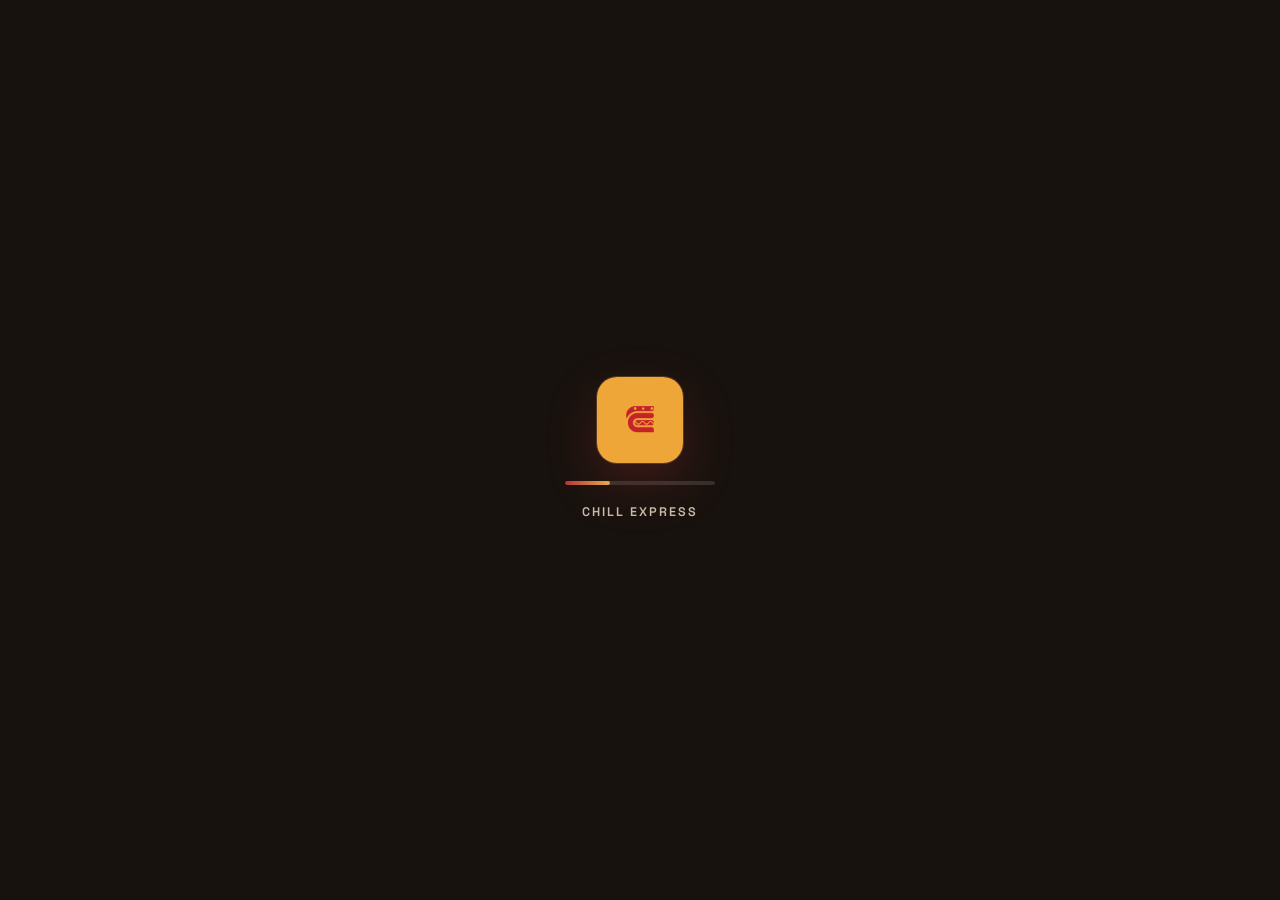
<file: offline.html>
<!doctype html>
<html lang="en">
<head>
  <meta charset="UTF-8">
  <meta name="viewport" content="width=device-width, initial-scale=1, viewport-fit=cover">
  <title>You're Offline | Chill Express</title>
  <meta name="description" content="It looks like you're offline. Reconnect to browse the Chill Express menu and order on WhatsApp.">
  <meta name="robots" content="index, follow, max-image-preview:large">
  <meta name="format-detection" content="telephone=no">
  <link rel="canonical" href="https://www.chillexpress.ng/offline.html">
  <meta name="theme-color" content="#18120e">
  <meta name="color-scheme" content="light">

  <!-- Open Graph -->
  <meta property="og:type" content="website">
  <meta property="og:site_name" content="Chill Express">
  <meta property="og:title" content="You're Offline | Chill Express">
  <meta property="og:description" content="It looks like you're offline. Reconnect to browse the Chill Express menu and order on WhatsApp.">
  <meta property="og:url" content="https://www.chillexpress.ng/offline.html">
  <meta property="og:image" content="https://www.chillexpress.ng/assets/images/og-image.jpg">
  <meta property="og:image:width" content="1200">
  <meta property="og:image:height" content="630">
  <meta property="og:image:alt" content="Chill Express — Shawarma &amp; Burgers, Maiduguri">
  <meta property="og:locale" content="en_NG">

  <!-- Twitter -->
  <meta name="twitter:card" content="summary_large_image">
  <meta name="twitter:title" content="You're Offline | Chill Express">
  <meta name="twitter:description" content="It looks like you're offline. Reconnect to browse the Chill Express menu and order on WhatsApp.">
  <meta name="twitter:image" content="https://www.chillexpress.ng/assets/images/og-image.jpg">

  <!-- Icons / PWA -->
  <link rel="icon" href="assets/icons/favicon.ico" sizes="any">
  <link rel="icon" type="image/png" sizes="32x32" href="assets/icons/icon-32.png">
  <link rel="icon" type="image/png" sizes="16x16" href="assets/icons/icon-16.png">
  <link rel="apple-touch-icon" href="assets/icons/apple-touch-icon.png">
  <link rel="manifest" href="manifest.json">
  <meta name="apple-mobile-web-app-capable" content="yes">
  <meta name="apple-mobile-web-app-status-bar-style" content="black-translucent">
  <meta name="apple-mobile-web-app-title" content="Chill Express">
  <meta name="mobile-web-app-capable" content="yes">

  <!-- Security -->
  <meta http-equiv="Content-Security-Policy" content="default-src 'self'; script-src 'self'; style-src 'self'; img-src 'self' data:; font-src 'self'; connect-src 'self'; frame-src https://maps.google.com https://www.google.com; manifest-src 'self'; base-uri 'self'; form-action 'self'; object-src 'none'; frame-ancestors 'self'">
  <meta name="referrer" content="strict-origin-when-cross-origin">

  <!-- Fonts (self-hosted, preloaded for the above-the-fold render) -->
  <link rel="preload" href="assets/fonts/space-grotesk-latin-700-normal.woff2" as="font" type="font/woff2" crossorigin>
  <link rel="preload" href="assets/fonts/inter-latin-400-normal.woff2" as="font" type="font/woff2" crossorigin>

  <link rel="stylesheet" href="assets/css/styles.css">
</head>
<body data-page="offline">
  <div class="loader" id="loader" role="status" aria-live="polite">
    <div class="loader-inner">
      <img class="loader-logo" src="assets/images/logo.png" alt="" width="86" height="86">
      <div class="loader-track"><div class="loader-bar"></div></div>
      <p class="loader-text">Chill Express</p>
    </div>
  </div>
  <a class="skip-link" href="#main">Skip to content</a>

  <header class="site-header">
    <div class="wrap">
      <a class="brand" href="./" data-nav-link="home" aria-label="Chill Express home">
        <img src="assets/images/logo.png" width="38" height="38" alt="" loading="eager">
        <span>
          <span class="brand-name">Chill Express</span>
          <span class="brand-tag">SHAWARMA &amp; BURGERS</span>
        </span>
      </a>

      <nav class="primary-nav" aria-label="Primary">
        <ul><li><a href="./" data-nav-link="home" class=""><svg class="icon" aria-hidden="true"><use href="assets/icons/icons.svg#icon-home"></use></svg>Home</a></li><li><a href="menu/" data-nav-link="menu" class=""><svg class="icon" aria-hidden="true"><use href="assets/icons/icons.svg#icon-menu-food"></use></svg>Menu</a></li><li><a href="cart/" data-nav-link="cart" class="cart-link"><svg class="icon" aria-hidden="true"><use href="assets/icons/icons.svg#icon-cart"></use></svg>Cart<span class="cart-badge" aria-hidden="true">0</span></a></li><li><a href="location/" data-nav-link="location" class=""><svg class="icon" aria-hidden="true"><use href="assets/icons/icons.svg#icon-pin"></use></svg>Location</a></li></ul>
      </nav>

      <div class="header-actions">
        <a class="btn btn--ghost-dark header-call" data-call-cta href="tel:" aria-label="Call Chill Express">
          <svg class="icon" aria-hidden="true"><use href="assets/icons/icons.svg#icon-phone"></use></svg>
          <span data-phone-display>Call</span>
        </a>
        <button type="button" class="hamburger-btn" aria-haspopup="dialog" aria-expanded="false" aria-label="Open menu">
          <svg class="icon" aria-hidden="true"><use href="assets/icons/icons.svg#icon-menu"></use></svg>
        </button>
      </div>
    </div>
  </header>

  <div class="mobile-nav" id="mobile-nav">
    <div class="mobile-nav-backdrop"></div>
    <div class="mobile-nav-panel" role="dialog" aria-modal="true" aria-label="Site menu">
      <div class="mobile-nav-top">
        <span class="brand">
          <img src="assets/images/logo.png" width="32" height="32" alt="">
          <span class="brand-name brand-name--sm">Chill Express</span>
        </span>
        <button type="button" class="mobile-nav-close" aria-label="Close menu">
          <svg class="icon" aria-hidden="true"><use href="assets/icons/icons.svg#icon-close"></use></svg>
        </button>
      </div>

      <ul class="mobile-nav-list"><li><a href="./" data-nav-link="home" class=""><svg class="icon" aria-hidden="true"><use href="assets/icons/icons.svg#icon-home"></use></svg>Home</a></li><li><a href="menu/" data-nav-link="menu" class=""><svg class="icon" aria-hidden="true"><use href="assets/icons/icons.svg#icon-menu-food"></use></svg>Menu</a></li><li><a href="cart/" data-nav-link="cart" class="cart-link"><svg class="icon" aria-hidden="true"><use href="assets/icons/icons.svg#icon-cart"></use></svg>Cart<span class="cart-badge" aria-hidden="true">0</span></a></li><li><a href="location/" data-nav-link="location" class=""><svg class="icon" aria-hidden="true"><use href="assets/icons/icons.svg#icon-pin"></use></svg>Location</a></li></ul>

      <div class="mobile-nav-footer">
        <a class="btn btn--whatsapp btn--block" data-whatsapp-cta href="#">
          <svg class="icon" aria-hidden="true"><use href="assets/icons/icons.svg#icon-chat"></use></svg>
          Order on WhatsApp
        </a>
        <a class="btn btn--outline-dark btn--block" data-call-cta href="tel:">
          <svg class="icon" aria-hidden="true"><use href="assets/icons/icons.svg#icon-phone"></use></svg>
          Call Us
        </a>
        <div class="mobile-nav-social">
          <a href="https://facebook.com" target="_blank" rel="noopener noreferrer" aria-label="Chill Express on Facebook">
            <svg class="icon" aria-hidden="true"><use href="assets/icons/icons.svg#icon-facebook"></use></svg>
          </a>
          <a href="https://instagram.com" target="_blank" rel="noopener noreferrer" aria-label="Chill Express on Instagram">
            <svg class="icon" aria-hidden="true"><use href="assets/icons/icons.svg#icon-instagram"></use></svg>
          </a>
        </div>
      </div>
    </div>
  </div>

  <main id="main">
    <section class="error-page">
      <div class="wrap">
        <span class="location-icon offline-icon">
          <svg class="icon" aria-hidden="true"><use href="assets/icons/icons.svg#icon-flash"></use></svg>
        </span>
        <h1>You&rsquo;re offline</h1>
        <p>Check your connection and try again. You can still call or visit us in the meantime.</p>
        <div class="hero-actions hero-actions--tight u-justify-center">
          <a class="btn btn--primary btn--lg" data-call-cta href="tel:">
            <svg class="icon" aria-hidden="true"><use href="assets/icons/icons.svg#icon-phone"></use></svg>
            Call Us
          </a>
          <a class="btn btn--outline btn--lg" href="./">
            <svg class="icon" aria-hidden="true"><use href="assets/icons/icons.svg#icon-home"></use></svg>
            Try Home
          </a>
        </div>
      </div>
    </section>
  </main>
  <footer class="site-footer">
    <div class="wrap">
      <div class="footer-grid">
        <div>
          <a class="footer-brand" href="./" aria-label="Chill Express home">
            <img src="assets/images/logo.png" width="36" height="36" alt="">
            <span class="footer-brand-name">Chill Express</span>
          </a>
          <p class="footer-desc">Fresh shawarma, loaded burgers, slush drinks and more — made fast, served hot, right in the heart of Maiduguri.</p>
          <div class="footer-social">
            <a href="https://facebook.com" target="_blank" rel="noopener noreferrer" aria-label="Chill Express on Facebook">
              <svg class="icon" aria-hidden="true"><use href="assets/icons/icons.svg#icon-facebook"></use></svg>
            </a>
            <a href="https://instagram.com" target="_blank" rel="noopener noreferrer" aria-label="Chill Express on Instagram">
              <svg class="icon" aria-hidden="true"><use href="assets/icons/icons.svg#icon-instagram"></use></svg>
            </a>
          </div>
        </div>
        <div>
          <p class="footer-heading">Explore</p>
          <ul class="footer-list">
            <li><a href="./">Home</a></li>
            <li><a href="menu/">Full Menu</a></li>
            <li><a href="cart/">Your Order</a></li>
            <li><a href="location/">Find Us</a></li>
          </ul>
        </div>
        <div>
          <p class="footer-heading">Visit</p>
          <ul class="footer-list">
            <li>Jakana Plaza B, Lagos Street, Maiduguri, Near Zara Plaza</li>
            <li><a data-call-cta href="tel:">Call: <span data-phone-display>0706 276 4237</span></a></li>
            <li>Open Daily &middot; 12 PM &ndash; 11 PM</li>
          </ul>
        </div>
      </div>
      <div class="footer-bottom">
        <span>&copy; <span id="current-year">2026</span> Chill Express. All rights reserved.</span>
        <span>Designed by Amyn Pixels</span>
      </div>
    </div>
  </footer>

  <a class="whatsapp-fab" data-whatsapp-cta href="#" aria-label="Order on WhatsApp">
    <svg class="icon" aria-hidden="true"><use href="assets/icons/icons.svg#icon-chat"></use></svg>
  </a>

  <div class="toast" id="toast" role="status" aria-live="polite">
    <svg class="icon" aria-hidden="true"><use href="assets/icons/icons.svg#icon-check"></use></svg>
    <span></span>
  </div>

  <script src="assets/js/data.js" defer></script>
  <script src="assets/js/cart-store.js" defer></script>
  <script src="assets/js/app.js" defer></script>
</body>
</html>
</file>
<file: assets/css/styles.css>
/* =========================================================================
   Chill Express — design system
   Self-hosted fonts, no external requests, mobile-first.
   ========================================================================= */

/* ---- Fonts (self-hosted, served from /assets/fonts) -------------------- */
@font-face {
  font-family: 'Space Grotesk';
  src: url('../fonts/space-grotesk-latin-500-normal.woff2') format('woff2');
  font-weight: 500;
  font-style: normal;
  font-display: swap;
}
@font-face {
  font-family: 'Space Grotesk';
  src: url('../fonts/space-grotesk-latin-600-normal.woff2') format('woff2');
  font-weight: 600;
  font-style: normal;
  font-display: swap;
}
@font-face {
  font-family: 'Space Grotesk';
  src: url('../fonts/space-grotesk-latin-700-normal.woff2') format('woff2');
  font-weight: 700;
  font-style: normal;
  font-display: swap;
}
@font-face {
  font-family: 'Inter';
  src: url('../fonts/inter-latin-400-normal.woff2') format('woff2');
  font-weight: 400;
  font-style: normal;
  font-display: swap;
}
@font-face {
  font-family: 'Inter';
  src: url('../fonts/inter-latin-500-normal.woff2') format('woff2');
  font-weight: 500;
  font-style: normal;
  font-display: swap;
}
@font-face {
  font-family: 'Inter';
  src: url('../fonts/inter-latin-600-normal.woff2') format('woff2');
  font-weight: 600;
  font-style: normal;
  font-display: swap;
}
@font-face {
  font-family: 'Inter';
  src: url('../fonts/inter-latin-700-normal.woff2') format('woff2');
  font-weight: 700;
  font-style: normal;
  font-display: swap;
}
@font-face {
  font-family: 'Inter';
  src: url('../fonts/inter-latin-800-normal.woff2') format('woff2');
  font-weight: 800;
  font-style: normal;
  font-display: swap;
}

/* ---- Tokens -------------------------------------------------------------*/
:root {
  /* Brand palette, sampled from the Chill Express mark */
  --ink: #18120e;
  --ink-soft: #251c16;
  --ink-line: #3a2d23;
  --cream: #fbf4e9;
  --cream-deep: #f3e7d2;
  --amber: #e4a94f;
  --amber-deep: #8f6019;
  --red: #b63432;
  --red-deep: #8e2624;
  --whatsapp: #187a40;
  --whatsapp-deep: #125c30;
  --text: #2a2018;
  --muted: #7a6a58;
  --muted-on-ink: #c9bba8;
  --line: #e7d7bc;
  --white: #ffffff;

  --font-display: 'Space Grotesk', 'Inter', system-ui, sans-serif;
  --font-body: 'Inter', system-ui, -apple-system, sans-serif;

  --radius-sm: 10px;
  --radius-md: 16px;
  --radius-lg: 24px;
  --radius-pill: 999px;

  --shadow-sm: 0 2px 10px rgba(24, 18, 14, 0.07);
  --shadow-md: 0 10px 30px rgba(24, 18, 14, 0.12);
  --shadow-lg: 0 18px 48px rgba(24, 18, 14, 0.22);

  --header-h: 68px;
  --container: 1180px;

  --ease: cubic-bezier(0.22, 1, 0.36, 1);
}

/* ---- Reset ---------------------------------------------------------------*/
*, *::before, *::after { box-sizing: border-box; }
html { -webkit-text-size-adjust: 100%; }
html, body { margin: 0; padding: 0; }
img, svg { display: block; max-width: 100%; }
button { font: inherit; }
ul, ol { margin: 0; padding: 0; }
a { color: inherit; text-decoration: none; }
input, button, textarea { color: inherit; }

body {
  background: var(--cream);
  color: var(--text);
  font-family: var(--font-body);
  font-size: 16px;
  line-height: 1.55;
  -webkit-font-smoothing: antialiased;
  text-rendering: optimizeLegibility;
}

h1, h2, h3, h4 {
  font-family: var(--font-display);
  font-weight: 700;
  line-height: 1.12;
  margin: 0;
  letter-spacing: -0.01em;
}

p { margin: 0; }

/* ---- Accessibility helpers ----------------------------------------------*/
.visually-hidden {
  position: absolute !important;
  width: 1px; height: 1px;
  padding: 0; margin: -1px;
  overflow: hidden;
  clip: rect(0,0,0,0);
  white-space: nowrap;
  border: 0;
}

.skip-link {
  position: absolute;
  left: 12px;
  top: -50px;
  background: var(--red);
  color: var(--white);
  padding: 10px 16px;
  border-radius: var(--radius-sm);
  font-weight: 600;
  font-size: 14px;
  z-index: 1200;
  transition: top 0.2s var(--ease);
}
.skip-link:focus { top: 12px; }

:focus-visible {
  outline: 2.5px solid var(--red);
  outline-offset: 2px;
  border-radius: 4px;
}

@media (prefers-reduced-motion: reduce) {
  *, *::before, *::after {
    animation-duration: 0.001ms !important;
    animation-iteration-count: 1 !important;
    transition-duration: 0.001ms !important;
    scroll-behavior: auto !important;
  }
}

/* ---- Icon utility ---------------------------------------------------------*/
.icon {
  width: 1.3em;
  height: 1.3em;
  flex-shrink: 0;
  stroke: currentColor;
}

/* ---- Layout ---------------------------------------------------------------*/
.wrap {
  width: 100%;
  max-width: var(--container);
  margin: 0 auto;
  padding-inline: 20px;
}

main { display: block; }

.section { padding: 26px 0; }
.section--tight { padding: 30px 0; }
.section--ink { background: var(--ink); color: var(--cream); }
.section--cream-deep { background: var(--cream-deep); }

.eyebrow {
  display: inline-flex;
  align-items: center;
  gap: 8px;
  font-family: var(--font-body);
  font-weight: 700;
  font-size: 12px;
  letter-spacing: 0.14em;
  text-transform: uppercase;
  margin-bottom: 8px;
  color: var(--red);
}
.hours{
  font-size: 10px;
  color: var(--muted);
  font-weight: 500;
  letter-spacing: 0.5px;
}
.section--ink .eyebrow { color: var(--amber); }

.section-head {
  display: flex;
  align-items: flex-end;
  justify-content: space-between;
  gap: 16px;
  margin-bottom: 28px;
  flex-wrap: wrap;
}

.section-title {
  font-size: clamp(24px, 4vw, 34px);
  margin-top: 8px;
  margin-bottom: 8px;
}

.section-sub {
  color: var(--muted);
  font-size: 15px;
  margin-top: 8px;
  max-width: 46ch;
}
.section--ink .section-sub { color: var(--muted-on-ink); }

/* trio-dot motif — pulled from the three dots in the brand mark */
.dot-trio { display: inline-flex; align-items: center; gap: 5px; }
.dot-trio span {
  width: 6px; height: 6px;
  border-radius: 50%;
  background: var(--red);
}
.section--ink .dot-trio span { background: var(--amber); }

/* squiggle divider — echoes the wavy line inside the brand mark */
.wave-divider {
  width: 100%;
  height: 22px;
  display: block;
}
.wave-divider path {
  fill: none;
  stroke: var(--line);
  stroke-width: 2.5;
  stroke-linecap: round;
}
.section--ink .wave-divider path,
.wave-divider.on-ink path { stroke: var(--ink-line); }

/* ---- Buttons ---------------------------------------------------------------*/
.btn {
  display: inline-flex;
  align-items: center;
  justify-content: center;
  gap: 9px;
  font-family: var(--font-body);
  font-weight: 700;
  font-size: 15px;
  padding: 14px 22px;
  border-radius: var(--radius-sm);
  border: 1.5px solid transparent;
  cursor: pointer;
  transition: transform 0.15s var(--ease), box-shadow 0.15s var(--ease), background-color 0.15s var(--ease), border-color 0.15s var(--ease);
  white-space: nowrap;
}
.btn .icon { width: 1.2em; height: 1.2em; }
.btn:active { transform: translateY(1px) scale(0.99); }

.btn--primary { background: var(--red); color: var(--white); }
.btn--primary:hover { background: var(--red-deep); }

.btn--whatsapp { background: var(--whatsapp); color: var(--white); }
.btn--whatsapp:hover { background: var(--whatsapp-deep); }

.btn--ghost-dark {
  background: rgba(255,255,255,0.08);
  color: var(--white);
  border-color: rgba(255,255,255,0.25);
}
.btn--ghost-dark:hover { background: rgba(255,255,255,0.16); }

.btn--outline {
  background: transparent;
  color: var(--text);
  border-color: var(--line);
}
.btn--outline:hover { border-color: var(--red); color: var(--red); }

.btn--outline-dark {
  background: transparent;
  color: var(--cream);
  border-color: rgba(255,255,255,0.25);
}
.btn--outline-dark:hover { border-color: var(--amber); color: var(--amber); }

.btn--ink { background: var(--ink); color: var(--cream); }
.btn--ink:hover { background: #2a2018; }

.btn--block { width: 100%; padding: 10px 0  }
.btn--lg { padding: 10px 10px; font-size: 16px; }
.btn--icon-only { padding: 12px; border-radius: var(--radius-sm); }

.btn[disabled] { opacity: 0.5; cursor: not-allowed; }

/* ---- Header / Navigation ----------------------------------------------------*/
.site-header {
  position: sticky;
  top: 0;
  z-index: 900;
  background: var(--ink);
  height: var(--header-h);
  display: flex;
  align-items: center;
  border-bottom: 1px solid rgba(228,169,79,0.18);
}

.site-header .wrap {
  display: flex;
  align-items: center;
  justify-content: space-between;
  gap: 16px;
  height: 100%;
}

.brand {
  display: flex;
  align-items: center;
  gap: 10px;
  flex-shrink: 0;
}
.brand img {
  width: 38px;
  height: 38px;
  border-radius: 9px;
}
.brand-name {
  font-family: var(--font-display);
  font-weight: 700;
  font-size: 18px;
  color: var(--cream);
  letter-spacing: -0.01em;
  line-height: 1.1;
}
.brand-tag {
  display: block;
  font-family: var(--font-body);
  font-weight: 600;
  font-size: 9.5px;
  letter-spacing: 0.14em;
  color: var(--amber);
}

.primary-nav { display: none; }
.primary-nav ul {
  display: flex;
  align-items: center;
  gap: 4px;
  list-style: none;
}
.primary-nav a {
  display: flex;
  align-items: center;
  gap: 7px;
  padding: 9px 14px;
  border-radius: var(--radius-pill);
  font-weight: 600;
  font-size: 14.5px;
  color: var(--muted-on-ink);
  position: relative;
  transition: color 0.15s var(--ease), background-color 0.15s var(--ease);
}
.primary-nav a .icon { width: 1.05em; height: 1.05em; }
.primary-nav a:hover { color: var(--cream); background: rgba(255,255,255,0.06); }
.primary-nav a[aria-current="page"] { color: var(--ink); background: var(--amber); }

.header-actions {
  display: flex;
  align-items: center;
  gap: 10px;
}

.header-call {
  display: none;
}

.cart-link {
  position: relative;
  display: inline-flex;
  align-items: center;
  justify-content: center;
}

.cart-badge {
  position: absolute;
  top: -6px;
  right: -8px;
  min-width: 18px;
  height: 18px;
  padding: 0 4px;
  border-radius: var(--radius-pill);
  background: var(--red);
  color: var(--white);
  font-size: 10.5px;
  font-weight: 800;
  display: none;
  align-items: center;
  justify-content: center;
  border: 2px solid var(--ink);
  line-height: 1;
}
.cart-badge.is-visible { display: flex; }

.hamburger-btn {
  display: inline-flex;
  align-items: center;
  justify-content: center;
  width: 42px;
  height: 42px;
  border-radius: var(--radius-sm);
  background: rgba(255,255,255,0.07);
  border: 1px solid rgba(255,255,255,0.1);
  color: var(--cream);
}

/* Mobile nav overlay panel */
.mobile-nav {
  position: fixed;
  inset: 0;
  z-index: 1000;
  visibility: hidden;
}
.mobile-nav-backdrop {
  position: absolute;
  inset: 0;
  background: rgba(11, 8, 6, 0.55);
  opacity: 0;
  transition: opacity 0.25s var(--ease);
}
.mobile-nav-panel {
  position: absolute;
  top: 0; right: 0; bottom: 0;
  width: min(86vw, 360px);
  background: var(--ink);
  padding: 18px 22px 28px;
  display: flex;
  flex-direction: column;
  transform: translateX(100%);
  transition: transform 0.32s var(--ease);
  box-shadow: var(--shadow-lg);
}
.mobile-nav.is-open { visibility: visible; }
.mobile-nav.is-open .mobile-nav-backdrop { opacity: 1; }
.mobile-nav.is-open .mobile-nav-panel { transform: translateX(0); }

.mobile-nav-top {
  display: flex;
  align-items: center;
  justify-content: space-between;
  margin-bottom: 22px;
}

.mobile-nav-list { list-style: none; display: flex; flex-direction: column; gap: 2px; }
.mobile-nav-list a {
  display: flex;
  align-items: center;
  gap: 14px;
  padding: 14px 10px;
  font-weight: 700;
  font-size: 16.5px;
  color: var(--cream);
  border-bottom: 1px solid rgba(255,255,255,0.07);
}
.mobile-nav-list a .icon { width: 1.2em; height: 1.2em; color: var(--amber); }
.mobile-nav-list a[aria-current="page"] { color: var(--amber); }
.mobile-nav-list a .cart-badge { position: static; margin-left: auto; border-color: var(--ink-soft); }

.mobile-nav-footer {
  margin-top: auto;
  padding-top: 18px;
  display: flex;
  flex-direction: column;
  gap: 12px;
}
.mobile-nav-social { display: flex; gap: 10px; }
.mobile-nav-social a {
  width: 38px; height: 38px;
  border-radius: 50%;
  display: inline-flex; align-items: center; justify-content: center;
  background: rgba(255,255,255,0.08);
  color: var(--cream);
}

body.nav-open { overflow: hidden; }

/* ---- Loader screen -----------------------------------------------------*/
.loader {
  position: fixed;
  inset: 0;
  z-index: 2000;
  background: var(--ink);
  display: flex;
  align-items: center;
  justify-content: center;
  transition: opacity 0.5s var(--ease), visibility 0.5s var(--ease);
}
.loader.is-hidden { opacity: 0; visibility: hidden; pointer-events: none; }

.loader-inner { display: flex; flex-direction: column; align-items: center; gap: 18px; }

.loader-logo {
  width: 86px;
  height: 86px;
  border-radius: 20px;
  box-shadow: 0 0 0 1px rgba(228,169,79,0.25), 0 20px 50px rgba(182,52,50,0.25);
  animation: loaderPulse 1.6s ease-in-out infinite;
}

@keyframes loaderPulse {
  0%, 100% { transform: scale(1); }
  50% { transform: scale(1.06); }
}

.loader-track {
  width: 150px;
  height: 4px;
  border-radius: var(--radius-pill);
  background: rgba(255,255,255,0.12);
  overflow: hidden;
}
.loader-bar {
  height: 100%;
  width: 30%;
  border-radius: var(--radius-pill);
  background: linear-gradient(90deg, var(--red), var(--amber));
  animation: loaderBar 1.1s ease-in-out infinite;
}
@keyframes loaderBar {
  0% { transform: translateX(-100%); }
  100% { transform: translateX(330%); }
}

.loader-text {
  font-family: var(--font-display);
  font-weight: 600;
  font-size: 12.5px;
  letter-spacing: 0.16em;
  text-transform: uppercase;
  color: var(--muted-on-ink);
}

@media (prefers-reduced-motion: reduce) {
  .loader-logo { animation: none; }
  .loader-bar { animation: none; width: 100%; }
}

/* ---- Hero ---------------------------------------------------------------*/
.blur-container{
  background-color: transparent;
  position: relative;
  width: 100%;
  height: 400px;
  overflow: hidden;
}
.blur-container::before{
  content: "";
  position: absolute;
  top: 0;
  left: 0;
  width: 100%;
  height: 100%;

  background-image: url(../images/hero.jpg);
  background-repeat: no-repeat;
  background-position: center;
  background-size: cover;

  filter: brightness(50%);
  transform: scale(1.1);
  z-index: -1;

}
.hero {
  position: relative;
  overflow: hidden;
  padding: 25px 0 64px;
}
/* .hero-glow {
  position: absolute;
  top: -160px;
  right: -160px;
  width: 480px;
  height: 480px;
  border-radius: 50%;
  background: radial-gradient(circle, rgba(228,169,79,0.32), transparent 70%);
  pointer-events: none;
}
.hero-glow--red {
  top: auto; right: auto;
  bottom: -200px; left: -180px;
  width: 420px; height: 420px;
  background: radial-gradient(circle, rgba(182,52,50,0.28), transparent 70%);
}
.hero .wrap { position: relative; z-index: 1; } */

.hero-badge {
  display: inline-flex;
  align-items: center;
  gap: 7px;
  background: var(--red);
  color: var(--white);
  font-size: 11.5px;
  font-weight: 800;
  letter-spacing: 0.08em;
  padding: 5px 14px;
  border-radius: var(--radius-pill);
  margin-bottom: 5px;
}
.hero-badge .icon { width: 1em; height: 1em; }

.hero-title {
  color: white;
  font-weight: 800;
  font-size: clamp(34px, 6vw, 56px);
  max-width: 16ch;
}
.hero-title em {
  font-style: normal;
  color: var(--amber);
}

.hero-sub {
  margin-top: 16px;
  font-size: 16.5px;
  color: var(--muted-on-ink);
  max-width: 46ch;
  line-height: 1.6;
}

.hero-actions {
  display: flex;
  flex-wrap: nowrap;
  gap: 8px;
  margin-top: 28px;
}

.hero-meta {
  margin-top: 32px;
  display: flex;
  flex-wrap: wrap;
  gap: 22px;
}
.hero-meta-item {
  display: flex;
  align-items: center;
  gap: 9px;
  font-size: 13.5px;
  color: var(--muted-on-ink);
}
.hero-meta-item .icon { color: var(--amber); width: 1.15em; height: 1.15em; }

/* ---- Feature strip ---------------------------------------------------------*/
.feature-grid {
  display: grid;
  grid-template-columns: repeat(2, 1fr);
  gap: 14px;
}
.feature-card {
  background: var(--white);
  border: 1px solid var(--line);
  border-radius: var(--radius-md);
  padding: 20px 16px;
  text-align: center;
}
.feature-icon {
  width: 50px; height: 50px;
  border-radius: 50%;
  display: inline-flex; align-items: center; justify-content: center;
  margin-bottom: 12px;
}
.feature-icon .icon { width: 24px; height: 24px; }
.feature-title { font-weight: 800; font-size: 14px; margin-bottom: 4px; }
.feature-sub { font-size: 12.5px; color: var(--muted); line-height: 1.45; }

/* ---- Optional real photos (overlay icon badges; fall back silently) ------*/
.item-card-icon, .modal-icon, .cart-item-icon {
  position: relative;
  overflow: hidden;
}
.item-photo {
  position: absolute;
  inset: 0;
  width: 100%;
  height: 100%;
  object-fit: cover;
  opacity: 0;
  transition: opacity 0.3s var(--ease);
}
.item-photo.is-loaded { opacity: 1; }

/* ---- Menu / item cards ------------------------------------------------------*/
.category-rail {
  display: flex;
  gap: 8px;
  overflow-x: auto;
  padding: 4px 2px 8px;
  scrollbar-width: none;
  -ms-overflow-style: none;
}
.category-rail::-webkit-scrollbar { display: none; }

.category-pill {
  flex-shrink: 0;
  padding: 9px 18px;
  border-radius: var(--radius-pill);
  font-weight: 700;
  font-size: 13.5px;
  border: 1.5px solid var(--line);
  background: var(--white);
  color: var(--muted);
  cursor: pointer;
  transition: background-color 0.15s var(--ease), color 0.15s var(--ease), border-color 0.15s var(--ease);
}
.category-pill[aria-pressed="true"] {
  background: var(--red);
  border-color: var(--red);
  color: var(--white);
}

.menu-grid {
  display: grid;
  grid-template-columns: 1fr;
  gap: 14px;
}

.item-card {
  display: flex;
  gap: 14px;
  background: var(--white);
  border: 1px solid var(--line);
  border-radius: var(--radius-md);
  padding: 14px;
  text-align: left;
  cursor: pointer;
  transition: box-shadow 0.18s var(--ease), transform 0.18s var(--ease), border-color 0.18s var(--ease);
  box-shadow: 0 2px 3px rgba(24, 18, 14, 0.12);
}
.item-card:hover { box-shadow: var(--shadow-md); transform: translateY(-2px); border-color: transparent; }

.item-card-icon {
  flex-shrink: 0;
  width: 64px; height: 64px;
  border-radius: var(--radius-sm);
  display: flex; align-items: center; justify-content: center;
}
.item-card-icon .icon { width: 30px; height: 30px; }

.item-card-body { flex: 1; min-width: 0; }
.item-card-top { display: flex; align-items: flex-start; gap: 8px; justify-content: space-between; }
.item-card-name { font-weight: 700; font-size: 15.5px; }
.item-card-desc {
  font-size: 12.8px;
  color: var(--muted);
  margin-top: 3px;
  display: -webkit-box;
  -webkit-line-clamp: 2;
  -webkit-box-orient: vertical;
  overflow: hidden;
  line-height: 1.4;
}
.item-card-bottom {
  display: flex;
  align-items: center;
  justify-content: space-between;
  margin-top: 10px;
}
.item-card-price { font-weight: 800; color: var(--red); font-size: 15.5px; }

.popular-flag {
  display: inline-flex;
  align-items: center;
  gap: 3px;
  flex-shrink: 0;
  font-size: 10px;
  font-weight: 800;
  letter-spacing: 0.04em;
  color: var(--red-deep);
  background: rgba(182,52,50,0.1);
  padding: 3px 7px;
  border-radius: var(--radius-pill);
}
.popular-flag .icon { width: 11px; height: 11px; }

.add-btn {
  width: 34px; height: 34px;
  border-radius: 50%;
  background: var(--ink);
  color: var(--cream);
  display: inline-flex; align-items: center; justify-content: center;
  flex-shrink: 0;
  border: none;
  padding: 0;
  cursor: pointer;
  appearance: none;
  transition: background-color 0.15s var(--ease), transform 0.15s var(--ease);
}
.add-btn:hover { background: var(--red); }
.add-btn .icon { width: 17px; height: 17px; }
.add-btn.is-added { animation: addPop 0.35s var(--ease); }
@keyframes addPop { 0% { transform: scale(1); } 45% { transform: scale(0.78); } 100% { transform: scale(1); } }

/* feature icon tints reuse the category palette for brand cohesion */
.feature-icon.tint-1 { background: rgba(182,52,50,0.1); color: var(--red); }
.feature-icon.tint-2 { background: rgba(228,169,79,0.22); color: var(--amber-deep); }
.feature-icon.tint-3 { background: rgba(37,211,102,0.12); color: var(--whatsapp-deep); }
.feature-icon.tint-4 { background: rgba(182,52,50,0.08); color: var(--red-deep); }

/* avatar background variants for testimonial cards */
.avatar.tint-1 { background: #b63432; }
.avatar.tint-2 { background: #187a40; }
.avatar.tint-3 { background: #3576c9; }
.avatar.tint-4 { background: #9c4fb6; }
.avatar.tint-5 { background: #a35a16; }
.cat-shawarma { background: rgba(182,52,50,0.1); color: var(--red); }
.cat-burgers { background: rgba(228,169,79,0.22); color: var(--amber-deep); }
.cat-sides { background: rgba(122,106,88,0.12); color: var(--muted); }
.cat-drinks { background: rgba(37,211,102,0.12); color: var(--whatsapp-deep); }
.cat-icecream { background: rgba(182,52,50,0.08); color: var(--red-deep); }

/* ---- Testimonials -------------------------------------------------------*/
.testimonial-rail {
  display: flex;
  gap: 14px;
  overflow-x: auto;
  padding: 6px 2px 10px;
  scroll-snap-type: x mandatory;
}
.testimonial-card {
  scroll-snap-align: start;
  flex: 0 0 270px;
  background: var(--ink-soft);
  border: 1px solid rgba(228,169,79,0.18);
  border-radius: var(--radius-md);
  padding: 20px;
}
.testimonial-top { display: flex; align-items: center; gap: 12px; margin-bottom: 12px; }
.avatar {
  width: 42px; height: 42px;
  border-radius: 50%;
  display: flex; align-items: center; justify-content: center;
  font-weight: 800; font-size: 14px; color: var(--white);
  flex-shrink: 0;
}
.testimonial-name { font-weight: 700; font-size: 14px; }
.testimonial-stars { display: flex; gap: 2px; margin-top: 3px; color: var(--amber); }
.testimonial-stars .icon { width: 12px; height: 12px; }
.testimonial-text { font-size: 13.3px; color: var(--muted-on-ink); line-height: 1.55; }

.rating-strip {
  display: flex; align-items: center; gap: 8px; flex-wrap: wrap;
  margin-bottom: 6px;
}
.rating-strip .stars { display: flex; gap: 2px; color: var(--amber); }
.rating-strip .stars .icon { width: 16px; height: 16px; }
.rating-strip .rating-text { font-weight: 800; font-size: 13.5px; color: var(--amber); }
.rating-strip .rating-meta { color: var(--muted-on-ink); font-size: 13px; }

/* ---- Location card -------------------------------------------------------*/
.location-card {
  background: var(--white);
  border: 1px solid var(--line);
  border-radius: var(--radius-lg);
  padding: 24px;
  box-shadow: var(--shadow-sm);
}
.location-head { display: flex; gap: 14px; margin-bottom: 18px; }
.location-icon {
  width: 50px; height: 50px;
  border-radius: 50%;
  background: rgba(182,52,50,0.1);
  color: var(--red);
  display: flex; align-items: center; justify-content: center;
  flex-shrink: 0;
}
.location-icon .icon { width: 24px; height: 24px; }
.location-title { font-size: 17px; font-weight: 900; }
.location-address { font-size: 13.8px; color: var(--muted); margin-top: 4px; line-height: 1.5; }

.divider { height: 1px; background: var(--line); margin: 18px 0; }

.hours-row {
  display: grid; align-items: center;
  padding: 10px 0;
  border-top: 1px solid var(--line);
  font-size: 12px;
  font-weight: 700;
}

.oh{ color: var(--red);}
.hours-row:first-child { border-top: none; padding-top: 0; }
.hours-open {margin-top: 10px; font-size: 12px; display: flex; align-items: center; gap: 5px; font-weight: 700; }

.contact-row {
  display: flex; align-items: center; gap: 14px;
  padding: 14px 0;
  border-top: 1px solid var(--line);
}
.contact-row:first-child { border-top: none; }
.contact-row-icon {
  width: 42px; height: 42px;
  border-radius: 50%;
  background: rgba(182,52,50,0.1);
  color: var(--red);
  display: flex; align-items: center; justify-content: center;
  flex-shrink: 0;
}
.contact-row-icon .icon { width: 19px; height: 19px; }
.contact-row-label { font-size: 11.5px; color: var(--muted); }
.contact-row-value { font-size: 14px; font-weight: 700; }
.contact-row .icon-chevron { margin-left: auto; color: var(--muted); width: 18px; height: 18px; }

.map-frame-wrap {
  position: relative;
  border-radius: var(--radius-md);
  overflow: hidden;
  background: var(--cream-deep);
  aspect-ratio: 16/10;
  margin-top: 16px;
}
.map-load-btn {
  position: absolute; inset: 0;
  display: flex; flex-direction: column; align-items: center; justify-content: center;
  gap: 10px;
  background: var(--cream-deep);
  border: none;
  cursor: pointer;
  color: var(--text);
}
.map-load-btn .icon { width: 30px; height: 30px; color: var(--red); }
.map-load-btn span { font-weight: 700; font-size: 13.5px; }
.map-frame-wrap iframe { width: 100%; height: 100%; border: 0; }

/* ---- Footer ---------------------------------------------------------------*/
.site-footer {
  background: var(--ink);
  color: var(--muted-on-ink);
  padding: 48px 0 28px;
}
.footer-grid {
  display: grid;
  gap: 32px;
  grid-template-columns: 1fr;
}
.footer-brand { display: flex; align-items: center; gap: 10px; margin-bottom: 12px; }
.footer-brand img { width: 36px; height: 36px; border-radius: 9px; }
.footer-brand-name { font-family: var(--font-display); font-weight: 700; font-size: 17px; color: var(--cream); }
.footer-desc { font-size: 13.5px; line-height: 1.6; max-width: 38ch; }
.footer-heading { font-weight: 700; font-size: 13px; letter-spacing: 0.06em; text-transform: uppercase; color: var(--cream); margin-bottom: 14px; }
.footer-list { list-style: none; display: flex; flex-direction: column; gap: 10px; }
.footer-list a { font-size: 14px; transition: color 0.15s var(--ease); }
.footer-list a:hover { color: var(--amber); }
.footer-social { display: flex; gap: 10px; margin-top: 16px; }
.footer-social a {
  width: 38px; height: 38px; border-radius: 50%;
  display: flex; align-items: center; justify-content: center;
  background: rgba(255,255,255,0.08);
  transition: background-color 0.15s var(--ease);
}
.footer-social a:hover { background: var(--red); color: var(--white); }
.footer-bottom {
  margin-top: 36px;
  padding-top: 22px;
  border-top: 1px solid rgba(255,255,255,0.1);
  display: flex; flex-wrap: wrap; gap: 10px;
  justify-content: space-between;
  font-size: 12.5px;
}

/* ---- WhatsApp FAB ----------------------------------------------------------*/
.whatsapp-fab {
  position: fixed;
  right: 18px;
  bottom: 24px;
  z-index: 500;
  width: 58px; height: 58px;
  border-radius: 50%;
  background: var(--whatsapp);
  color: var(--white);
  display: flex; align-items: center; justify-content: center;
  box-shadow: 0 12px 28px rgba(37,211,102,0.4);
  transition: transform 0.18s var(--ease);
}
.whatsapp-fab:hover { transform: scale(1.06); }
.whatsapp-fab .icon { width: 27px; height: 27px; }

/* ---- Toast ---------------------------------------------------------------*/
.toast {
  position: fixed;
  left: 50%;
  bottom: 24px;
  transform: translate(-50%, 16px);
  background: var(--ink);
  color: var(--cream);
  padding: 13px 20px;
  border-radius: var(--radius-pill);
  display: flex; align-items: center; gap: 10px;
  font-size: 13.8px;
  font-weight: 600;
  box-shadow: var(--shadow-lg);
  z-index: 1500;
  opacity: 0;
  visibility: hidden;
  transition: opacity 0.25s var(--ease), transform 0.25s var(--ease), visibility 0.25s;
}
.toast.is-visible { opacity: 1; visibility: visible; transform: translate(-50%, 0); }
.toast .icon { color: var(--whatsapp); width: 18px; height: 18px; }

/* ---- Modal (item detail) -------------------------------------------------*/
.modal {
  position: fixed;
  inset: 0;
  z-index: 1100;
  display: flex;
  align-items: flex-end;
  justify-content: center;
  visibility: hidden;
}
.modal.is-open { visibility: visible; }
.modal-backdrop {
  position: absolute; inset: 0;
  background: rgba(11,8,6,0.6);
  opacity: 0;
  transition: opacity 0.25s var(--ease);
}
.modal.is-open .modal-backdrop { opacity: 1; }
.modal-sheet {
  position: relative;
  width: 100%;
  max-width: 480px;
  max-height: 86vh;
  overflow-y: auto;
  background: var(--white);
  border-radius: 24px 24px 0 0;
  padding: 26px 24px 28px;
  transform: translateY(100%);
  transition: transform 0.32s var(--ease);
}
.modal.is-open .modal-sheet { transform: translateY(0); }
.modal-close {
  border: none;
  position: absolute;
  top: 14px; right: 14px;
  width: 34px; height: 34px;
  border-radius: 50%;
  background: transparent;
  display: flex; align-items: center; justify-content: center;
}
.modal-icon {
  width: 84px; height: 84px;
  border-radius: var(--radius-md);
  display: flex; align-items: center; justify-content: center;
  margin-bottom: 16px;
}
.modal-icon .icon { width: 40px; height: 40px; }
.modal-top-row { display: flex; justify-content: space-between; align-items: flex-start; gap: 10px; margin-bottom: 8px; }
.modal-name { font-size: 21px; }
.modal-price { font-size: 19px; font-weight: 800; color: var(--red); flex-shrink: 0; }
.modal-desc { font-size: 14.5px; color: var(--muted); line-height: 1.6; margin: 14px 0 22px; }
.modal-actions { display: flex; gap: 10px; }

@media (min-width: 480px) {
  .modal { align-items: center; }
  .modal-sheet { border-radius: 24px; transform: translateY(24px) scale(0.97); opacity: 0; transition: transform 0.28s var(--ease), opacity 0.28s var(--ease); }
  .modal.is-open .modal-sheet { transform: translateY(0) scale(1); opacity: 1; }
}

/* ---- Cart page ---------------------------------------------------------*/
.cart-layout { display: flex; flex-direction: column; gap: 18px; }
.cart-item {
  display: flex; align-items: center; gap: 14px;
  background: var(--white);
  border: 1px solid var(--line);
  border-radius: var(--radius-md);
  padding: 14px;
}
.cart-item-icon {
  width: 56px; height: 56px;
  border-radius: var(--radius-sm);
  display: flex; align-items: center; justify-content: center;
  flex-shrink: 0;
}
.cart-item-icon .icon { width: 26px; height: 26px; }
.cart-item-info { flex: 1; min-width: 0; }
.cart-item-name { font-weight: 700; font-size: 14.8px; }
.cart-item-price { display: flex; flex-direction: column; color: var(--red); font-weight: 800; font-size: 14.5px; margin-top: 3px; }

.qty-stepper {
  display: flex; align-items: center; gap: 0;
  background: var(--cream-deep);
  border-radius: var(--radius-pill);
  padding: 4px;
  flex-shrink: 0;
}
.qty-stepper button {
  width: 30px; height: 30px;
  border-radius: 50%;
  display: flex; align-items: center; justify-content: center;
  background: var(--white);
  border: 1px solid var(--line);
}
.qty-stepper button.qty-add { background: var(--ink); color: var(--cream); border-color: var(--ink); }
.qty-stepper .icon { width: 15px; height: 15px; }
.qty-value { width: 30px; text-align: center; font-weight: 800; font-size: 14.5px; }

.cart-summary {
  background: var(--cream-deep);
  border-radius: var(--radius-md);
  padding: 14px 10px;
  padding-right: 2;
  display: flex; align-items: center; gap: 10px;
  font-size: 9.5px;
  color: var(--text);
  border: 1px solid var(--line);
  margin-bottom: 18px;
}
.cart-summary .icon { color: var(--whatsapp-deep); width: 19px; height: 19px; flex-shrink: 0; }

.cart-empty {
  text-align: center;
  padding: 64px 20px;
}
.cart-empty-icon {
  width: 84px; height: 84px;
  border-radius: 50%;
  background: var(--cream-deep);
  display: flex; align-items: center; justify-content: center;
  margin: 0 auto 22px;
  color: var(--muted);
}
.cart-empty-icon .icon { width: 38px; height: 38px; }
.cart-empty h2 { font-size: 20px; margin-bottom: 10px; }
.cart-empty p { color: var(--muted); max-width: 38ch; margin: 0 auto 26px; }

.cart-sticky-bar {
  position: sticky;
  bottom: 0;
  background: var(--white);
  border-top: 1px solid var(--line);
  padding: 18px 15px;
  border-radius: 10px;
  margin-top: 22px;
  box-shadow: 0 -10px 30px rgba(24,18,14,0.08);
}
.cart-totals { display: flex; justify-content: space-between; align-items: center; margin-bottom: 14px; font-size: 14.5px; }
.cart-totals strong { font-size: 17px; }

/* ---- Page hero (sub pages) -------------------------------------------------*/
.page-hero {
  background: var(--ink);
  color: var(--cream);
  padding: 8px 0 10px;
}
.page-hero h1 { font-size: clamp(20px, 4.5vw, 36px); }
.page-hero p { color: var(--muted-on-ink); margin-top: 6px; font-size: 10.5px; }

/* ---- 404 -------------------------------------------------------------------*/
.error-page { text-align: center; padding: 90px 20px 100px; }
.error-code { font-family: var(--font-display); font-size: clamp(60px,14vw,120px); color: var(--amber-deep); line-height: 1; }
.error-page h1 { margin-top: 6px; font-size: 24px; }
.error-page p { color: var(--muted); margin: 12px auto 26px; max-width: 42ch; }

/* ---- Utility classes (replace one-off inline styles; keeps CSP strict) ---*/
.u-hidden { display: none; }
.u-mb-18 { margin-bottom: 18px; }
.u-mb-24 { margin-bottom: 24px; }
.u-mt-16 { margin-top: 16px; }
.btn--grow { flex: 1; }
.hero-actions--tight { margin-top: 0; gap: 10px;
display: flex; flex-direction: column;}
.u-justify-center { justify-content: center; }
.offline-icon { width: 72px; height: 72px; margin: 0 auto 22px; }
.offline-icon .icon { width: 32px; height: 32px; }
.brand-name--sm { font-size: 16px; }
.testimonial-intro { text-align: center; margin-bottom: 28px; }
.rating-strip--center { justify-content: center; }
.icon-inline-sm { width: 14px; height: 14px; color: var(--whatsapp-deep); }
.icon-inline-md { width: 16px; height: 16px; }
.hours-label { display: flex; align-items: center; gap: 8px; color: var(--muted); }
.card-heading {
  font-weight: 700;
  font-size: 13px;
  letter-spacing: 0.06em;
  text-transform: uppercase;
  color: var(--text);
  margin-bottom: 12px;
}
.location-card + .location-card { margin-top: 18px; }
.menu-empty-state { text-align: center; color: var(--muted); padding: 40px 0; }

/* ---- Trust strip -------------------------------------------------------------*/
.trust-strip {
  display: flex;
  flex-wrap: wrap;
  gap: 18px;
  justify-content: center;
  padding: 18px 0;
  border-top: 1px solid var(--line);
  border-bottom: 1px solid var(--line);
}
.trust-item { display: flex; align-items: center; gap: 8px; font-size: 12.8px; font-weight: 700; color: var(--muted); }
.trust-item .icon { width: 16px; height: 16px; color: var(--red); }

/* =========================================================================
   Breakpoints
   ========================================================================= */
@media (min-width: 620px) {
  .feature-grid { grid-template-columns: repeat(4, 1fr); }
  .menu-grid { grid-template-columns: repeat(2, 1fr); }
  .footer-grid { grid-template-columns: 1.4fr 1fr 1fr; }
}

@media (min-width: 900px) {
  :root { --header-h: 76px; }
  .primary-nav { display: block; }
  .hamburger-btn { display: none; }
  .header-call { display: inline-flex; }
  .menu-grid { grid-template-columns: repeat(2, 1fr); }
  .hero { padding: 76px 0 90px; }
  .hero-title { max-width: 18ch; }
  .section { padding: 80px 0; }
}

@media (min-width: 1100px) {
  .menu-grid { grid-template-columns: repeat(2, 1fr); }
}
</file>
